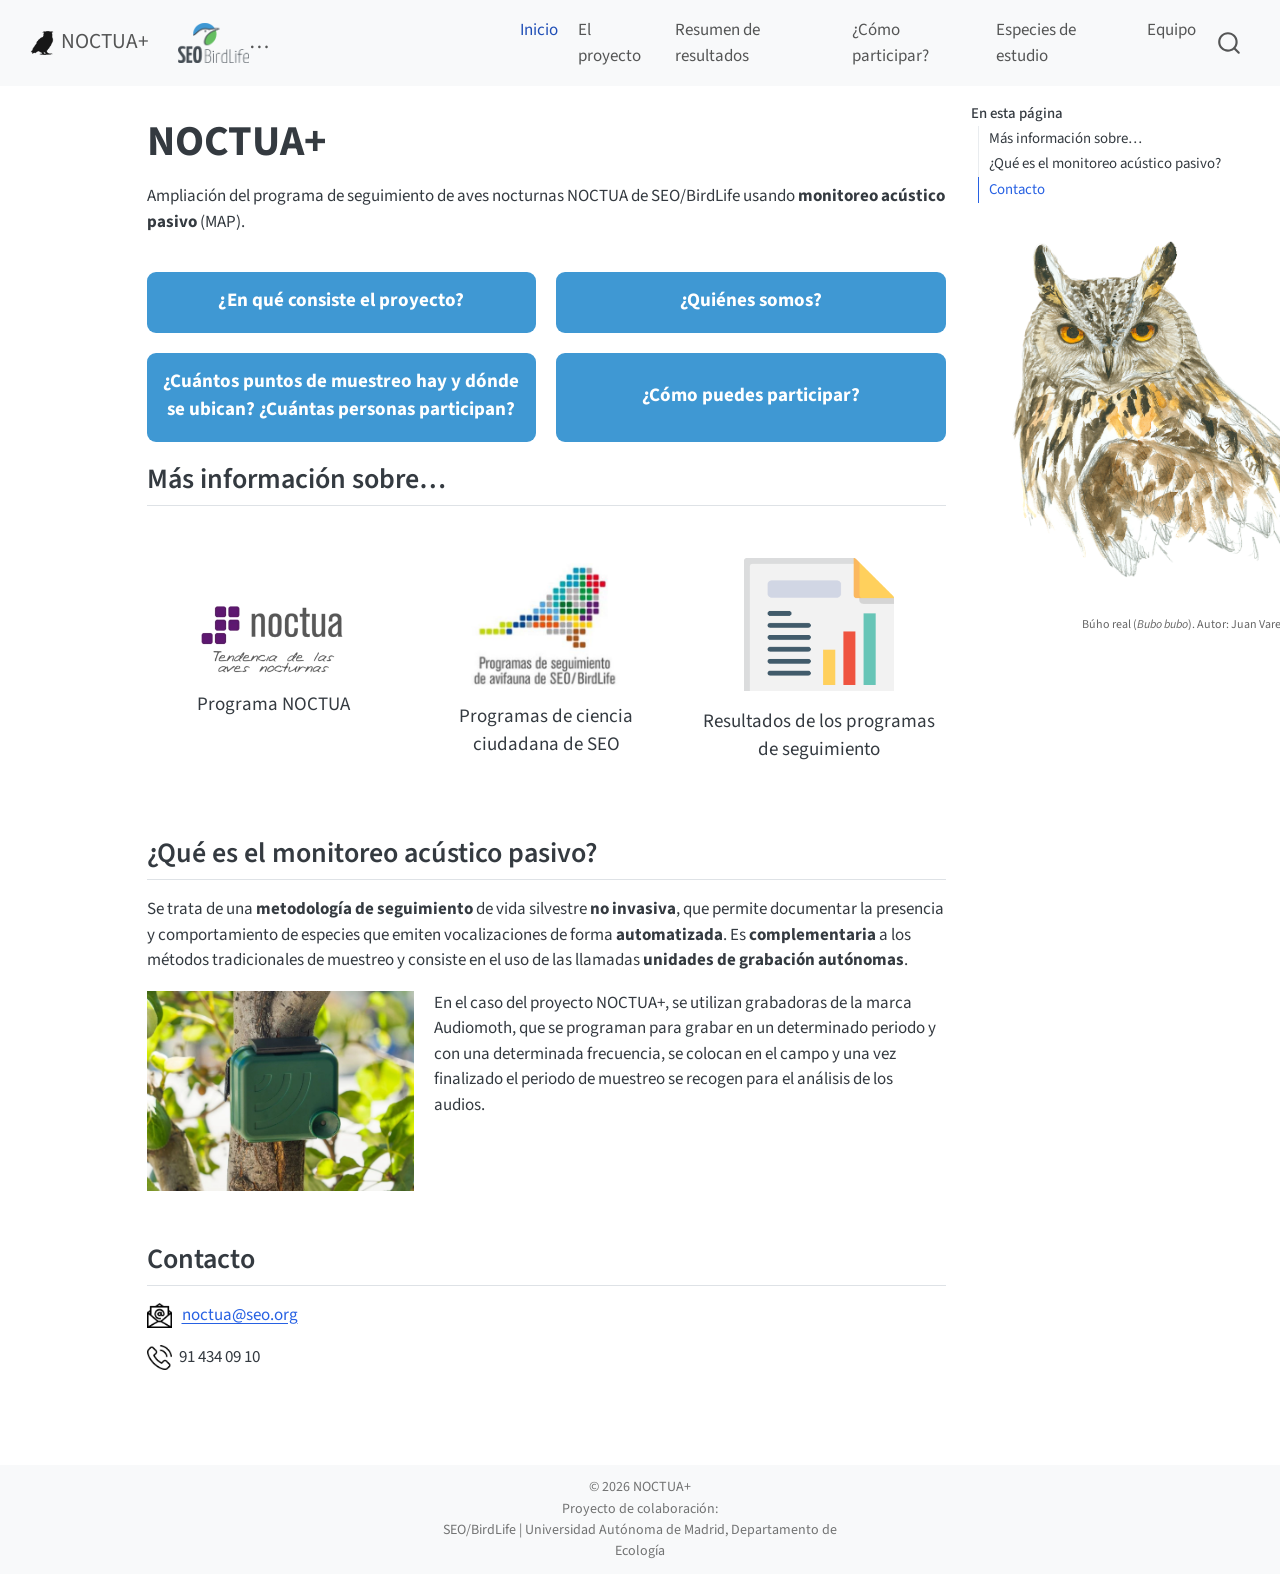
<file: index.html>
<!DOCTYPE html>
<html xmlns="http://www.w3.org/1999/xhtml" lang="es" xml:lang="es"><head>

<meta charset="utf-8">
<meta name="generator" content="quarto-1.8.25">

<meta name="viewport" content="width=device-width, initial-scale=1.0, user-scalable=yes">


<title>NOCTUA+ – NOCTUA+ </title>
<style>
code{white-space: pre-wrap;}
span.smallcaps{font-variant: small-caps;}
div.columns{display: flex; gap: min(4vw, 1.5em);}
div.column{flex: auto; overflow-x: auto;}
div.hanging-indent{margin-left: 1.5em; text-indent: -1.5em;}
ul.task-list{list-style: none;}
ul.task-list li input[type="checkbox"] {
  width: 0.8em;
  margin: 0 0.8em 0.2em -1em; /* quarto-specific, see https://github.com/quarto-dev/quarto-cli/issues/4556 */ 
  vertical-align: middle;
}
</style>


<script src="site_libs/quarto-nav/quarto-nav.js"></script>
<script src="site_libs/quarto-nav/headroom.min.js"></script>
<script src="site_libs/clipboard/clipboard.min.js"></script>
<script src="site_libs/quarto-search/autocomplete.umd.js"></script>
<script src="site_libs/quarto-search/fuse.min.js"></script>
<script src="site_libs/quarto-search/quarto-search.js"></script>
<meta name="quarto:offset" content="./">
<link href="./images/favicon.png" rel="icon" type="image/png">
<script src="site_libs/quarto-html/quarto.js" type="module"></script>
<script src="site_libs/quarto-html/tabsets/tabsets.js" type="module"></script>
<script src="site_libs/quarto-html/axe/axe-check.js" type="module"></script>
<script src="site_libs/quarto-html/popper.min.js"></script>
<script src="site_libs/quarto-html/tippy.umd.min.js"></script>
<script src="site_libs/quarto-html/anchor.min.js"></script>
<link href="site_libs/quarto-html/tippy.css" rel="stylesheet">
<link href="site_libs/quarto-html/quarto-syntax-highlighting-7b89279ff1a6dce999919e0e67d4d9ec.css" rel="stylesheet" id="quarto-text-highlighting-styles">
<script src="site_libs/bootstrap/bootstrap.min.js"></script>
<link href="site_libs/bootstrap/bootstrap-icons.css" rel="stylesheet">
<link href="site_libs/bootstrap/bootstrap-8214878b31166e045201707d0946d7bc.min.css" rel="stylesheet" append-hash="true" id="quarto-bootstrap" data-mode="light">
<script id="quarto-search-options" type="application/json">{
  "location": "navbar",
  "copy-button": false,
  "collapse-after": 3,
  "panel-placement": "end",
  "type": "overlay",
  "limit": 50,
  "keyboard-shortcut": [
    "f",
    "/",
    "s"
  ],
  "show-item-context": false,
  "language": {
    "search-no-results-text": "No se han encontrado resultados",
    "search-matching-documents-text": "documentos encontrados",
    "search-copy-link-title": "Copiar el enlace en la búsqueda",
    "search-hide-matches-text": "Ocultar resultados adicionales",
    "search-more-match-text": "resultado adicional en este documento",
    "search-more-matches-text": "resultados adicionales en este documento",
    "search-clear-button-title": "Borrar",
    "search-text-placeholder": "",
    "search-detached-cancel-button-title": "Cancelar",
    "search-submit-button-title": "Enviar",
    "search-label": "Buscar"
  }
}</script>


<link rel="stylesheet" href="styles.css">
</head>

<body class="nav-fixed quarto-light">

<div id="quarto-search-results"></div>
  <header id="quarto-header" class="headroom fixed-top">
    <nav class="navbar navbar-expand-lg " data-bs-theme="dark">
      <div class="navbar-container container-fluid">
      <div class="navbar-brand-container mx-auto">
    <a href="./index.html" class="navbar-brand navbar-brand-logo">
    <img src="./images/favicon.png" alt="" class="navbar-logo light-content">
    <img src="./images/favicon.png" alt="" class="navbar-logo dark-content">
    </a>
    <a class="navbar-brand" href="./index.html">
    <span class="navbar-title">NOCTUA+ <img src="images/seo.png" height="40" style="padding-left:25px"><img src="images/uam.png" height="40" style="padding-left:20px"></span>
    </a>
  </div>
            <div id="quarto-search" class="" title="Buscar"></div>
          <button class="navbar-toggler" type="button" data-bs-toggle="collapse" data-bs-target="#navbarCollapse" aria-controls="navbarCollapse" role="menu" aria-expanded="false" aria-label="Navegación de palanca" onclick="if (window.quartoToggleHeadroom) { window.quartoToggleHeadroom(); }">
  <span class="navbar-toggler-icon"></span>
</button>
          <div class="collapse navbar-collapse" id="navbarCollapse">
            <ul class="navbar-nav navbar-nav-scroll ms-auto">
  <li class="nav-item">
    <a class="nav-link active" href="./index.html" aria-current="page"> 
<span class="menu-text">Inicio</span></a>
  </li>  
  <li class="nav-item">
    <a class="nav-link" href="./proyecto.html"> 
<span class="menu-text">El proyecto</span></a>
  </li>  
  <li class="nav-item">
    <a class="nav-link" href="./resultados.html"> 
<span class="menu-text">Resumen de resultados</span></a>
  </li>  
  <li class="nav-item">
    <a class="nav-link" href="./participar.html"> 
<span class="menu-text">¿Cómo participar?</span></a>
  </li>  
  <li class="nav-item">
    <a class="nav-link" href="./especies.html"> 
<span class="menu-text">Especies de estudio</span></a>
  </li>  
  <li class="nav-item">
    <a class="nav-link" href="./equipo.html"> 
<span class="menu-text">Equipo</span></a>
  </li>  
</ul>
          </div> <!-- /navcollapse -->
            <div class="quarto-navbar-tools">
</div>
      </div> <!-- /container-fluid -->
    </nav>
</header>
<!-- content -->
<div id="quarto-content" class="quarto-container page-columns page-rows-contents page-layout-article page-navbar">
<!-- sidebar -->
<!-- margin-sidebar -->
    <div id="quarto-margin-sidebar" class="sidebar margin-sidebar">
        <nav id="TOC" role="doc-toc" class="toc-active">
    <h2 id="toc-title">En esta página</h2>
   
  <ul>
  <li><a href="#más-información-sobre" id="toc-más-información-sobre" class="nav-link active" data-scroll-target="#más-información-sobre">Más información sobre…</a></li>
  <li><a href="#qué-es-el-monitoreo-acústico-pasivo" id="toc-qué-es-el-monitoreo-acústico-pasivo" class="nav-link" data-scroll-target="#qué-es-el-monitoreo-acústico-pasivo">¿Qué es el monitoreo acústico pasivo?</a></li>
  <li><a href="#contacto" id="toc-contacto" class="nav-link" data-scroll-target="#contacto">Contacto</a></li>
  </ul>
</nav>
    </div>
<!-- main -->
<main class="content" id="quarto-document-content">

<header id="title-block-header" class="quarto-title-block default">
<div class="quarto-title">
<h1 class="title">NOCTUA+</h1>
</div>



<div class="quarto-title-meta">

    
  
    
  </div>
  


</header>


<p>Ampliación del programa de seguimiento de aves nocturnas NOCTUA de SEO/BirdLife usando <strong>monitoreo acústico pasivo</strong> (MAP).</p>
<div class="contenedor-botones-inicio">
<div class="card-inicio" onclick="location.href='proyecto.html'">
<p>¿En qué consiste el proyecto?</p>
</div>
<div class="card-inicio" onclick="location.href='equipo.html'">
<p>¿Quiénes somos?</p>
</div>
<div class="card-inicio" onclick="location.href='resultados.html'">
<p>¿Cuántos puntos de muestreo hay y dónde se ubican? ¿Cuántas personas participan?</p>
</div>
<div class="card-inicio" onclick="location.href='participar.html'">
<p>¿Cómo puedes participar?</p>
</div>
</div>
<section id="más-información-sobre" class="level2">
<h2 class="anchored" data-anchor-id="más-información-sobre">Más información sobre…</h2>
<div class="contenedor-info-inicio">
<div class="card-info-inicio" onclick="window.open('https://seo.org/noctua-4/', '_blank')">
<div class="card-contenido-info-inicio">
<p><img src="images/noctua.png" class="icono-info-inicio"></p>
<p>
Programa NOCTUA
</p>
</div>
</div>
<div class="card-info-inicio" onclick="window.open('https://seo.org/ciencia-ciudadana/', '_blank')">
<div class="card-contenido-info-inicio">
<p><img src="images/programas-seguimiento.jpg" class="icono-info-inicio"></p>
<p>
Programas de ciencia ciudadana de SEO
</p>
</div>
</div>
<div class="card-info-inicio" onclick="window.open('https://seo.org/seguimiento-de-avifauna-resultados/', '_href')">
<div class="card-contenido-info-inicio">
<p><img src="images/report.png" class="icono-info-inicio"></p>
<p>
Resultados de los programas de seguimiento
</p>
</div>
</div>
</div>
</section>
<section id="qué-es-el-monitoreo-acústico-pasivo" class="level2">
<h2 class="anchored" data-anchor-id="qué-es-el-monitoreo-acústico-pasivo">¿Qué es el monitoreo acústico pasivo?</h2>
Se trata de una <strong>metodología de seguimiento</strong> de vida silvestre <strong>no invasiva</strong>, que permite documentar la presencia y comportamiento de especies que emiten vocalizaciones de forma <strong>automatizada</strong>. Es <strong>complementaria</strong> a los métodos tradicionales de muestreo y consiste en el uso de las llamadas <strong>unidades de grabación autónomas</strong>.
<p></p>
<div class="contenedor-map">
<p><img src="images/audiomoth.jpg"></p>
<p>
En el caso del proyecto NOCTUA+, se utilizan grabadoras de la marca Audiomoth, que se programan para grabar en un determinado periodo y con una determinada frecuencia, se colocan en el campo y una vez finalizado el periodo de muestreo se recogen para el análisis de los audios.
</p>
</div>
</section>
<section id="contacto" class="level2">
<h2 class="anchored" data-anchor-id="contacto">Contacto</h2>
<p><img src="images/email.png" class="img-fluid" style="vertical-align: text-top; margin-right: 7px;" width="25"> <a href="mailto:noctua@seo.org" class="email">noctua@seo.org</a></p>
<p><img src="images/telefono.png" class="img-fluid" style="vertical-align: text-top; margin-right: 7px;" width="25">91 434 09 10</p>


</section>

</main> <!-- /main -->
<div class="buho-contenedor">

  <img src="images/buho_real.png" class="buho-derecha">

  <div class="buho-credito">Búho real (<i>Bubo bubo</i>). Autor: Juan Varela</div>

</div>

<script id="quarto-html-after-body" type="application/javascript">
  window.document.addEventListener("DOMContentLoaded", function (event) {
    const icon = "";
    const anchorJS = new window.AnchorJS();
    anchorJS.options = {
      placement: 'right',
      icon: icon
    };
    anchorJS.add('.anchored');
    const isCodeAnnotation = (el) => {
      for (const clz of el.classList) {
        if (clz.startsWith('code-annotation-')) {                     
          return true;
        }
      }
      return false;
    }
    const onCopySuccess = function(e) {
      // button target
      const button = e.trigger;
      // don't keep focus
      button.blur();
      // flash "checked"
      button.classList.add('code-copy-button-checked');
      var currentTitle = button.getAttribute("title");
      button.setAttribute("title", "Copiado");
      let tooltip;
      if (window.bootstrap) {
        button.setAttribute("data-bs-toggle", "tooltip");
        button.setAttribute("data-bs-placement", "left");
        button.setAttribute("data-bs-title", "Copiado");
        tooltip = new bootstrap.Tooltip(button, 
          { trigger: "manual", 
            customClass: "code-copy-button-tooltip",
            offset: [0, -8]});
        tooltip.show();    
      }
      setTimeout(function() {
        if (tooltip) {
          tooltip.hide();
          button.removeAttribute("data-bs-title");
          button.removeAttribute("data-bs-toggle");
          button.removeAttribute("data-bs-placement");
        }
        button.setAttribute("title", currentTitle);
        button.classList.remove('code-copy-button-checked');
      }, 1000);
      // clear code selection
      e.clearSelection();
    }
    const getTextToCopy = function(trigger) {
      const outerScaffold = trigger.parentElement.cloneNode(true);
      const codeEl = outerScaffold.querySelector('code');
      for (const childEl of codeEl.children) {
        if (isCodeAnnotation(childEl)) {
          childEl.remove();
        }
      }
      return codeEl.innerText;
    }
    const clipboard = new window.ClipboardJS('.code-copy-button:not([data-in-quarto-modal])', {
      text: getTextToCopy
    });
    clipboard.on('success', onCopySuccess);
    if (window.document.getElementById('quarto-embedded-source-code-modal')) {
      const clipboardModal = new window.ClipboardJS('.code-copy-button[data-in-quarto-modal]', {
        text: getTextToCopy,
        container: window.document.getElementById('quarto-embedded-source-code-modal')
      });
      clipboardModal.on('success', onCopySuccess);
    }
      var localhostRegex = new RegExp(/^(?:http|https):\/\/localhost\:?[0-9]*\//);
      var mailtoRegex = new RegExp(/^mailto:/);
        var filterRegex = new RegExp('/' + window.location.host + '/');
      var isInternal = (href) => {
          return filterRegex.test(href) || localhostRegex.test(href) || mailtoRegex.test(href);
      }
      // Inspect non-navigation links and adorn them if external
     var links = window.document.querySelectorAll('a[href]:not(.nav-link):not(.navbar-brand):not(.toc-action):not(.sidebar-link):not(.sidebar-item-toggle):not(.pagination-link):not(.no-external):not([aria-hidden]):not(.dropdown-item):not(.quarto-navigation-tool):not(.about-link)');
      for (var i=0; i<links.length; i++) {
        const link = links[i];
        if (!isInternal(link.href)) {
          // undo the damage that might have been done by quarto-nav.js in the case of
          // links that we want to consider external
          if (link.dataset.originalHref !== undefined) {
            link.href = link.dataset.originalHref;
          }
        }
      }
    function tippyHover(el, contentFn, onTriggerFn, onUntriggerFn) {
      const config = {
        allowHTML: true,
        maxWidth: 500,
        delay: 100,
        arrow: false,
        appendTo: function(el) {
            return el.parentElement;
        },
        interactive: true,
        interactiveBorder: 10,
        theme: 'quarto',
        placement: 'bottom-start',
      };
      if (contentFn) {
        config.content = contentFn;
      }
      if (onTriggerFn) {
        config.onTrigger = onTriggerFn;
      }
      if (onUntriggerFn) {
        config.onUntrigger = onUntriggerFn;
      }
      window.tippy(el, config); 
    }
    const noterefs = window.document.querySelectorAll('a[role="doc-noteref"]');
    for (var i=0; i<noterefs.length; i++) {
      const ref = noterefs[i];
      tippyHover(ref, function() {
        // use id or data attribute instead here
        let href = ref.getAttribute('data-footnote-href') || ref.getAttribute('href');
        try { href = new URL(href).hash; } catch {}
        const id = href.replace(/^#\/?/, "");
        const note = window.document.getElementById(id);
        if (note) {
          return note.innerHTML;
        } else {
          return "";
        }
      });
    }
    const xrefs = window.document.querySelectorAll('a.quarto-xref');
    const processXRef = (id, note) => {
      // Strip column container classes
      const stripColumnClz = (el) => {
        el.classList.remove("page-full", "page-columns");
        if (el.children) {
          for (const child of el.children) {
            stripColumnClz(child);
          }
        }
      }
      stripColumnClz(note)
      if (id === null || id.startsWith('sec-')) {
        // Special case sections, only their first couple elements
        const container = document.createElement("div");
        if (note.children && note.children.length > 2) {
          container.appendChild(note.children[0].cloneNode(true));
          for (let i = 1; i < note.children.length; i++) {
            const child = note.children[i];
            if (child.tagName === "P" && child.innerText === "") {
              continue;
            } else {
              container.appendChild(child.cloneNode(true));
              break;
            }
          }
          if (window.Quarto?.typesetMath) {
            window.Quarto.typesetMath(container);
          }
          return container.innerHTML
        } else {
          if (window.Quarto?.typesetMath) {
            window.Quarto.typesetMath(note);
          }
          return note.innerHTML;
        }
      } else {
        // Remove any anchor links if they are present
        const anchorLink = note.querySelector('a.anchorjs-link');
        if (anchorLink) {
          anchorLink.remove();
        }
        if (window.Quarto?.typesetMath) {
          window.Quarto.typesetMath(note);
        }
        if (note.classList.contains("callout")) {
          return note.outerHTML;
        } else {
          return note.innerHTML;
        }
      }
    }
    for (var i=0; i<xrefs.length; i++) {
      const xref = xrefs[i];
      tippyHover(xref, undefined, function(instance) {
        instance.disable();
        let url = xref.getAttribute('href');
        let hash = undefined; 
        if (url.startsWith('#')) {
          hash = url;
        } else {
          try { hash = new URL(url).hash; } catch {}
        }
        if (hash) {
          const id = hash.replace(/^#\/?/, "");
          const note = window.document.getElementById(id);
          if (note !== null) {
            try {
              const html = processXRef(id, note.cloneNode(true));
              instance.setContent(html);
            } finally {
              instance.enable();
              instance.show();
            }
          } else {
            // See if we can fetch this
            fetch(url.split('#')[0])
            .then(res => res.text())
            .then(html => {
              const parser = new DOMParser();
              const htmlDoc = parser.parseFromString(html, "text/html");
              const note = htmlDoc.getElementById(id);
              if (note !== null) {
                const html = processXRef(id, note);
                instance.setContent(html);
              } 
            }).finally(() => {
              instance.enable();
              instance.show();
            });
          }
        } else {
          // See if we can fetch a full url (with no hash to target)
          // This is a special case and we should probably do some content thinning / targeting
          fetch(url)
          .then(res => res.text())
          .then(html => {
            const parser = new DOMParser();
            const htmlDoc = parser.parseFromString(html, "text/html");
            const note = htmlDoc.querySelector('main.content');
            if (note !== null) {
              // This should only happen for chapter cross references
              // (since there is no id in the URL)
              // remove the first header
              if (note.children.length > 0 && note.children[0].tagName === "HEADER") {
                note.children[0].remove();
              }
              const html = processXRef(null, note);
              instance.setContent(html);
            } 
          }).finally(() => {
            instance.enable();
            instance.show();
          });
        }
      }, function(instance) {
      });
    }
        let selectedAnnoteEl;
        const selectorForAnnotation = ( cell, annotation) => {
          let cellAttr = 'data-code-cell="' + cell + '"';
          let lineAttr = 'data-code-annotation="' +  annotation + '"';
          const selector = 'span[' + cellAttr + '][' + lineAttr + ']';
          return selector;
        }
        const selectCodeLines = (annoteEl) => {
          const doc = window.document;
          const targetCell = annoteEl.getAttribute("data-target-cell");
          const targetAnnotation = annoteEl.getAttribute("data-target-annotation");
          const annoteSpan = window.document.querySelector(selectorForAnnotation(targetCell, targetAnnotation));
          const lines = annoteSpan.getAttribute("data-code-lines").split(",");
          const lineIds = lines.map((line) => {
            return targetCell + "-" + line;
          })
          let top = null;
          let height = null;
          let parent = null;
          if (lineIds.length > 0) {
              //compute the position of the single el (top and bottom and make a div)
              const el = window.document.getElementById(lineIds[0]);
              top = el.offsetTop;
              height = el.offsetHeight;
              parent = el.parentElement.parentElement;
            if (lineIds.length > 1) {
              const lastEl = window.document.getElementById(lineIds[lineIds.length - 1]);
              const bottom = lastEl.offsetTop + lastEl.offsetHeight;
              height = bottom - top;
            }
            if (top !== null && height !== null && parent !== null) {
              // cook up a div (if necessary) and position it 
              let div = window.document.getElementById("code-annotation-line-highlight");
              if (div === null) {
                div = window.document.createElement("div");
                div.setAttribute("id", "code-annotation-line-highlight");
                div.style.position = 'absolute';
                parent.appendChild(div);
              }
              div.style.top = top - 2 + "px";
              div.style.height = height + 4 + "px";
              div.style.left = 0;
              let gutterDiv = window.document.getElementById("code-annotation-line-highlight-gutter");
              if (gutterDiv === null) {
                gutterDiv = window.document.createElement("div");
                gutterDiv.setAttribute("id", "code-annotation-line-highlight-gutter");
                gutterDiv.style.position = 'absolute';
                const codeCell = window.document.getElementById(targetCell);
                const gutter = codeCell.querySelector('.code-annotation-gutter');
                gutter.appendChild(gutterDiv);
              }
              gutterDiv.style.top = top - 2 + "px";
              gutterDiv.style.height = height + 4 + "px";
            }
            selectedAnnoteEl = annoteEl;
          }
        };
        const unselectCodeLines = () => {
          const elementsIds = ["code-annotation-line-highlight", "code-annotation-line-highlight-gutter"];
          elementsIds.forEach((elId) => {
            const div = window.document.getElementById(elId);
            if (div) {
              div.remove();
            }
          });
          selectedAnnoteEl = undefined;
        };
          // Handle positioning of the toggle
      window.addEventListener(
        "resize",
        throttle(() => {
          elRect = undefined;
          if (selectedAnnoteEl) {
            selectCodeLines(selectedAnnoteEl);
          }
        }, 10)
      );
      function throttle(fn, ms) {
      let throttle = false;
      let timer;
        return (...args) => {
          if(!throttle) { // first call gets through
              fn.apply(this, args);
              throttle = true;
          } else { // all the others get throttled
              if(timer) clearTimeout(timer); // cancel #2
              timer = setTimeout(() => {
                fn.apply(this, args);
                timer = throttle = false;
              }, ms);
          }
        };
      }
        // Attach click handler to the DT
        const annoteDls = window.document.querySelectorAll('dt[data-target-cell]');
        for (const annoteDlNode of annoteDls) {
          annoteDlNode.addEventListener('click', (event) => {
            const clickedEl = event.target;
            if (clickedEl !== selectedAnnoteEl) {
              unselectCodeLines();
              const activeEl = window.document.querySelector('dt[data-target-cell].code-annotation-active');
              if (activeEl) {
                activeEl.classList.remove('code-annotation-active');
              }
              selectCodeLines(clickedEl);
              clickedEl.classList.add('code-annotation-active');
            } else {
              // Unselect the line
              unselectCodeLines();
              clickedEl.classList.remove('code-annotation-active');
            }
          });
        }
    const findCites = (el) => {
      const parentEl = el.parentElement;
      if (parentEl) {
        const cites = parentEl.dataset.cites;
        if (cites) {
          return {
            el,
            cites: cites.split(' ')
          };
        } else {
          return findCites(el.parentElement)
        }
      } else {
        return undefined;
      }
    };
    var bibliorefs = window.document.querySelectorAll('a[role="doc-biblioref"]');
    for (var i=0; i<bibliorefs.length; i++) {
      const ref = bibliorefs[i];
      const citeInfo = findCites(ref);
      if (citeInfo) {
        tippyHover(citeInfo.el, function() {
          var popup = window.document.createElement('div');
          citeInfo.cites.forEach(function(cite) {
            var citeDiv = window.document.createElement('div');
            citeDiv.classList.add('hanging-indent');
            citeDiv.classList.add('csl-entry');
            var biblioDiv = window.document.getElementById('ref-' + cite);
            if (biblioDiv) {
              citeDiv.innerHTML = biblioDiv.innerHTML;
            }
            popup.appendChild(citeDiv);
          });
          return popup.innerHTML;
        });
      }
    }
  });
  </script>
</div> <!-- /content -->
<footer class="footer">
  <div class="nav-footer">
    <div class="nav-footer-left">
      &nbsp;
    </div>   
    <div class="nav-footer-center">
      <ul class="footer-items list-unstyled">
    <li class="nav-item">
 © 2026 NOCTUA+<br>Proyecto de colaboración:<br>SEO/BirdLife  |  Universidad Autónoma de Madrid, Departamento de Ecología
  </li>  
</ul>
    </div>
    <div class="nav-footer-right">
      &nbsp;
    </div>
  </div>
</footer>




</body></html>
</file>
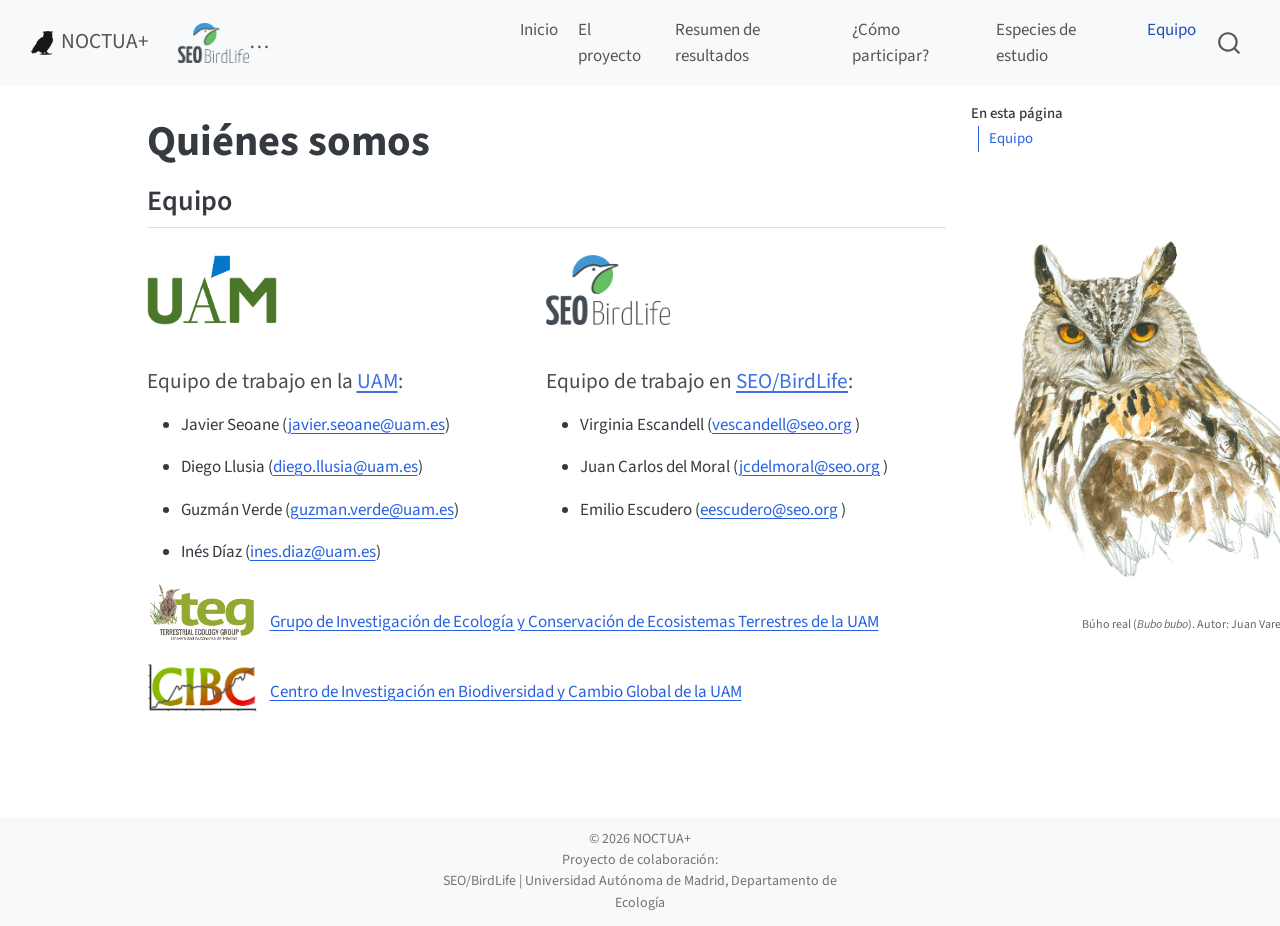
<file: equipo.html>
<!DOCTYPE html>
<html xmlns="http://www.w3.org/1999/xhtml" lang="es" xml:lang="es"><head>

<meta charset="utf-8">
<meta name="generator" content="quarto-1.8.25">

<meta name="viewport" content="width=device-width, initial-scale=1.0, user-scalable=yes">


<title>Quiénes somos – NOCTUA+ </title>
<style>
code{white-space: pre-wrap;}
span.smallcaps{font-variant: small-caps;}
div.columns{display: flex; gap: min(4vw, 1.5em);}
div.column{flex: auto; overflow-x: auto;}
div.hanging-indent{margin-left: 1.5em; text-indent: -1.5em;}
ul.task-list{list-style: none;}
ul.task-list li input[type="checkbox"] {
  width: 0.8em;
  margin: 0 0.8em 0.2em -1em; /* quarto-specific, see https://github.com/quarto-dev/quarto-cli/issues/4556 */ 
  vertical-align: middle;
}
</style>


<script src="site_libs/quarto-nav/quarto-nav.js"></script>
<script src="site_libs/quarto-nav/headroom.min.js"></script>
<script src="site_libs/clipboard/clipboard.min.js"></script>
<script src="site_libs/quarto-search/autocomplete.umd.js"></script>
<script src="site_libs/quarto-search/fuse.min.js"></script>
<script src="site_libs/quarto-search/quarto-search.js"></script>
<meta name="quarto:offset" content="./">
<link href="./images/favicon.png" rel="icon" type="image/png">
<script src="site_libs/quarto-html/quarto.js" type="module"></script>
<script src="site_libs/quarto-html/tabsets/tabsets.js" type="module"></script>
<script src="site_libs/quarto-html/axe/axe-check.js" type="module"></script>
<script src="site_libs/quarto-html/popper.min.js"></script>
<script src="site_libs/quarto-html/tippy.umd.min.js"></script>
<script src="site_libs/quarto-html/anchor.min.js"></script>
<link href="site_libs/quarto-html/tippy.css" rel="stylesheet">
<link href="site_libs/quarto-html/quarto-syntax-highlighting-7b89279ff1a6dce999919e0e67d4d9ec.css" rel="stylesheet" id="quarto-text-highlighting-styles">
<script src="site_libs/bootstrap/bootstrap.min.js"></script>
<link href="site_libs/bootstrap/bootstrap-icons.css" rel="stylesheet">
<link href="site_libs/bootstrap/bootstrap-8214878b31166e045201707d0946d7bc.min.css" rel="stylesheet" append-hash="true" id="quarto-bootstrap" data-mode="light">
<script id="quarto-search-options" type="application/json">{
  "location": "navbar",
  "copy-button": false,
  "collapse-after": 3,
  "panel-placement": "end",
  "type": "overlay",
  "limit": 50,
  "keyboard-shortcut": [
    "f",
    "/",
    "s"
  ],
  "show-item-context": false,
  "language": {
    "search-no-results-text": "No se han encontrado resultados",
    "search-matching-documents-text": "documentos encontrados",
    "search-copy-link-title": "Copiar el enlace en la búsqueda",
    "search-hide-matches-text": "Ocultar resultados adicionales",
    "search-more-match-text": "resultado adicional en este documento",
    "search-more-matches-text": "resultados adicionales en este documento",
    "search-clear-button-title": "Borrar",
    "search-text-placeholder": "",
    "search-detached-cancel-button-title": "Cancelar",
    "search-submit-button-title": "Enviar",
    "search-label": "Buscar"
  }
}</script>


<link rel="stylesheet" href="styles.css">
</head>

<body class="nav-fixed quarto-light">

<div id="quarto-search-results"></div>
  <header id="quarto-header" class="headroom fixed-top">
    <nav class="navbar navbar-expand-lg " data-bs-theme="dark">
      <div class="navbar-container container-fluid">
      <div class="navbar-brand-container mx-auto">
    <a href="./index.html" class="navbar-brand navbar-brand-logo">
    <img src="./images/favicon.png" alt="" class="navbar-logo light-content">
    <img src="./images/favicon.png" alt="" class="navbar-logo dark-content">
    </a>
    <a class="navbar-brand" href="./index.html">
    <span class="navbar-title">NOCTUA+ <img src="images/seo.png" height="40" style="padding-left:25px"><img src="images/uam.png" height="40" style="padding-left:20px"></span>
    </a>
  </div>
            <div id="quarto-search" class="" title="Buscar"></div>
          <button class="navbar-toggler" type="button" data-bs-toggle="collapse" data-bs-target="#navbarCollapse" aria-controls="navbarCollapse" role="menu" aria-expanded="false" aria-label="Navegación de palanca" onclick="if (window.quartoToggleHeadroom) { window.quartoToggleHeadroom(); }">
  <span class="navbar-toggler-icon"></span>
</button>
          <div class="collapse navbar-collapse" id="navbarCollapse">
            <ul class="navbar-nav navbar-nav-scroll ms-auto">
  <li class="nav-item">
    <a class="nav-link" href="./index.html"> 
<span class="menu-text">Inicio</span></a>
  </li>  
  <li class="nav-item">
    <a class="nav-link" href="./proyecto.html"> 
<span class="menu-text">El proyecto</span></a>
  </li>  
  <li class="nav-item">
    <a class="nav-link" href="./resultados.html"> 
<span class="menu-text">Resumen de resultados</span></a>
  </li>  
  <li class="nav-item">
    <a class="nav-link" href="./participar.html"> 
<span class="menu-text">¿Cómo participar?</span></a>
  </li>  
  <li class="nav-item">
    <a class="nav-link" href="./especies.html"> 
<span class="menu-text">Especies de estudio</span></a>
  </li>  
  <li class="nav-item">
    <a class="nav-link active" href="./equipo.html" aria-current="page"> 
<span class="menu-text">Equipo</span></a>
  </li>  
</ul>
          </div> <!-- /navcollapse -->
            <div class="quarto-navbar-tools">
</div>
      </div> <!-- /container-fluid -->
    </nav>
</header>
<!-- content -->
<div id="quarto-content" class="quarto-container page-columns page-rows-contents page-layout-article page-navbar">
<!-- sidebar -->
<!-- margin-sidebar -->
    <div id="quarto-margin-sidebar" class="sidebar margin-sidebar">
        <nav id="TOC" role="doc-toc" class="toc-active">
    <h2 id="toc-title">En esta página</h2>
   
  <ul>
  <li><a href="#equipo" id="toc-equipo" class="nav-link active" data-scroll-target="#equipo">Equipo</a></li>
  </ul>
</nav>
    </div>
<!-- main -->
<main class="content" id="quarto-document-content">

<header id="title-block-header" class="quarto-title-block default">
<div class="quarto-title">
<h1 class="title">Quiénes somos</h1>
</div>



<div class="quarto-title-meta">

    
  
    
  </div>
  


</header>


<section id="equipo" class="level2">
<h2 class="anchored" data-anchor-id="equipo">Equipo</h2>
<div class="columns">
<div class="column">
<div class="card-equipo">
<div style="display: flex; justify-content: left; align-items: left; padding-top: 10px;">
<p><img src="images/uam-solo.png" style="width:auto; height:70px;"></p>
</div>
<section id="equipo-de-trabajo-en-la-uam" class="level4">
<h4 class="anchored" data-anchor-id="equipo-de-trabajo-en-la-uam">Equipo de trabajo en la <a href="https://www.uam.es/" target="_blank">UAM</a>:</h4>
<ul>
<li><p>Javier Seoane (<a href="mailto:javier.seoane@uam.es">javier.seoane@uam.es</a>)</p></li>
<li><p>Diego Llusia (<a href="mailto:diego.llusia@uam.es">diego.llusia@uam.es</a>)</p></li>
<li><p>Guzmán Verde (<a href="mailto:guzman.verde@uam.es">guzman.verde@uam.es</a>)</p></li>
<li><p>Inés Díaz (<a href="mailto:ines.diaz@uam.es">ines.diaz@uam.es</a>)</p></li>
</ul>
</section>
</div>
</div><div class="column">
<div class="card-equipo">
<div style="display: flex; justify-content: left; align-items: left; padding-top: 10px;">
<p><img src="images/seo.png" style="width:auto; height:70px;"></p>
</div>
<section id="equipo-de-trabajo-en-seobirdlife" class="level4">
<h4 class="anchored" data-anchor-id="equipo-de-trabajo-en-seobirdlife">Equipo de trabajo en <a href="https://seo.org/" target="_blank">SEO/BirdLife</a>:</h4>
<ul>
<li><p>Virginia Escandell (<a href="mailto:vescandell@seo.org">vescandell@seo.org</a> )</p></li>
<li><p>Juan Carlos del Moral (<a href="mailto:jcdelmoral@seo.org">jcdelmoral@seo.org</a> )</p></li>
<li><p>Emilio Escudero (<a href="mailto:eescudero@seo.org">eescudero@seo.org</a> )</p></li>
</ul>
</section>
</div>
</div>
</div>
<p><img src="images/teg.png" style="width:120px; height:auto; padding-right:10px; padding-bottom:20px;"> <a href="https://www.teguam.es/" target="_blank"> Grupo de Investigación de Ecología y Conservación de Ecosistemas Terrestres de la UAM</a> <img src="images/cibc.png" style="width:120px; height:auto; padding-right:10px; margin-bottom:10px;"> <a href="https://www.uam.es/uam/cibc" target="_blank"> Centro de Investigación en Biodiversidad y Cambio Global de la UAM</a></p>


</section>

</main> <!-- /main -->
<div class="buho-contenedor">

  <img src="images/buho_real.png" class="buho-derecha">

  <div class="buho-credito">Búho real (<i>Bubo bubo</i>). Autor: Juan Varela</div>

</div>

<script id="quarto-html-after-body" type="application/javascript">
  window.document.addEventListener("DOMContentLoaded", function (event) {
    const icon = "";
    const anchorJS = new window.AnchorJS();
    anchorJS.options = {
      placement: 'right',
      icon: icon
    };
    anchorJS.add('.anchored');
    const isCodeAnnotation = (el) => {
      for (const clz of el.classList) {
        if (clz.startsWith('code-annotation-')) {                     
          return true;
        }
      }
      return false;
    }
    const onCopySuccess = function(e) {
      // button target
      const button = e.trigger;
      // don't keep focus
      button.blur();
      // flash "checked"
      button.classList.add('code-copy-button-checked');
      var currentTitle = button.getAttribute("title");
      button.setAttribute("title", "Copiado");
      let tooltip;
      if (window.bootstrap) {
        button.setAttribute("data-bs-toggle", "tooltip");
        button.setAttribute("data-bs-placement", "left");
        button.setAttribute("data-bs-title", "Copiado");
        tooltip = new bootstrap.Tooltip(button, 
          { trigger: "manual", 
            customClass: "code-copy-button-tooltip",
            offset: [0, -8]});
        tooltip.show();    
      }
      setTimeout(function() {
        if (tooltip) {
          tooltip.hide();
          button.removeAttribute("data-bs-title");
          button.removeAttribute("data-bs-toggle");
          button.removeAttribute("data-bs-placement");
        }
        button.setAttribute("title", currentTitle);
        button.classList.remove('code-copy-button-checked');
      }, 1000);
      // clear code selection
      e.clearSelection();
    }
    const getTextToCopy = function(trigger) {
      const outerScaffold = trigger.parentElement.cloneNode(true);
      const codeEl = outerScaffold.querySelector('code');
      for (const childEl of codeEl.children) {
        if (isCodeAnnotation(childEl)) {
          childEl.remove();
        }
      }
      return codeEl.innerText;
    }
    const clipboard = new window.ClipboardJS('.code-copy-button:not([data-in-quarto-modal])', {
      text: getTextToCopy
    });
    clipboard.on('success', onCopySuccess);
    if (window.document.getElementById('quarto-embedded-source-code-modal')) {
      const clipboardModal = new window.ClipboardJS('.code-copy-button[data-in-quarto-modal]', {
        text: getTextToCopy,
        container: window.document.getElementById('quarto-embedded-source-code-modal')
      });
      clipboardModal.on('success', onCopySuccess);
    }
      var localhostRegex = new RegExp(/^(?:http|https):\/\/localhost\:?[0-9]*\//);
      var mailtoRegex = new RegExp(/^mailto:/);
        var filterRegex = new RegExp('/' + window.location.host + '/');
      var isInternal = (href) => {
          return filterRegex.test(href) || localhostRegex.test(href) || mailtoRegex.test(href);
      }
      // Inspect non-navigation links and adorn them if external
     var links = window.document.querySelectorAll('a[href]:not(.nav-link):not(.navbar-brand):not(.toc-action):not(.sidebar-link):not(.sidebar-item-toggle):not(.pagination-link):not(.no-external):not([aria-hidden]):not(.dropdown-item):not(.quarto-navigation-tool):not(.about-link)');
      for (var i=0; i<links.length; i++) {
        const link = links[i];
        if (!isInternal(link.href)) {
          // undo the damage that might have been done by quarto-nav.js in the case of
          // links that we want to consider external
          if (link.dataset.originalHref !== undefined) {
            link.href = link.dataset.originalHref;
          }
        }
      }
    function tippyHover(el, contentFn, onTriggerFn, onUntriggerFn) {
      const config = {
        allowHTML: true,
        maxWidth: 500,
        delay: 100,
        arrow: false,
        appendTo: function(el) {
            return el.parentElement;
        },
        interactive: true,
        interactiveBorder: 10,
        theme: 'quarto',
        placement: 'bottom-start',
      };
      if (contentFn) {
        config.content = contentFn;
      }
      if (onTriggerFn) {
        config.onTrigger = onTriggerFn;
      }
      if (onUntriggerFn) {
        config.onUntrigger = onUntriggerFn;
      }
      window.tippy(el, config); 
    }
    const noterefs = window.document.querySelectorAll('a[role="doc-noteref"]');
    for (var i=0; i<noterefs.length; i++) {
      const ref = noterefs[i];
      tippyHover(ref, function() {
        // use id or data attribute instead here
        let href = ref.getAttribute('data-footnote-href') || ref.getAttribute('href');
        try { href = new URL(href).hash; } catch {}
        const id = href.replace(/^#\/?/, "");
        const note = window.document.getElementById(id);
        if (note) {
          return note.innerHTML;
        } else {
          return "";
        }
      });
    }
    const xrefs = window.document.querySelectorAll('a.quarto-xref');
    const processXRef = (id, note) => {
      // Strip column container classes
      const stripColumnClz = (el) => {
        el.classList.remove("page-full", "page-columns");
        if (el.children) {
          for (const child of el.children) {
            stripColumnClz(child);
          }
        }
      }
      stripColumnClz(note)
      if (id === null || id.startsWith('sec-')) {
        // Special case sections, only their first couple elements
        const container = document.createElement("div");
        if (note.children && note.children.length > 2) {
          container.appendChild(note.children[0].cloneNode(true));
          for (let i = 1; i < note.children.length; i++) {
            const child = note.children[i];
            if (child.tagName === "P" && child.innerText === "") {
              continue;
            } else {
              container.appendChild(child.cloneNode(true));
              break;
            }
          }
          if (window.Quarto?.typesetMath) {
            window.Quarto.typesetMath(container);
          }
          return container.innerHTML
        } else {
          if (window.Quarto?.typesetMath) {
            window.Quarto.typesetMath(note);
          }
          return note.innerHTML;
        }
      } else {
        // Remove any anchor links if they are present
        const anchorLink = note.querySelector('a.anchorjs-link');
        if (anchorLink) {
          anchorLink.remove();
        }
        if (window.Quarto?.typesetMath) {
          window.Quarto.typesetMath(note);
        }
        if (note.classList.contains("callout")) {
          return note.outerHTML;
        } else {
          return note.innerHTML;
        }
      }
    }
    for (var i=0; i<xrefs.length; i++) {
      const xref = xrefs[i];
      tippyHover(xref, undefined, function(instance) {
        instance.disable();
        let url = xref.getAttribute('href');
        let hash = undefined; 
        if (url.startsWith('#')) {
          hash = url;
        } else {
          try { hash = new URL(url).hash; } catch {}
        }
        if (hash) {
          const id = hash.replace(/^#\/?/, "");
          const note = window.document.getElementById(id);
          if (note !== null) {
            try {
              const html = processXRef(id, note.cloneNode(true));
              instance.setContent(html);
            } finally {
              instance.enable();
              instance.show();
            }
          } else {
            // See if we can fetch this
            fetch(url.split('#')[0])
            .then(res => res.text())
            .then(html => {
              const parser = new DOMParser();
              const htmlDoc = parser.parseFromString(html, "text/html");
              const note = htmlDoc.getElementById(id);
              if (note !== null) {
                const html = processXRef(id, note);
                instance.setContent(html);
              } 
            }).finally(() => {
              instance.enable();
              instance.show();
            });
          }
        } else {
          // See if we can fetch a full url (with no hash to target)
          // This is a special case and we should probably do some content thinning / targeting
          fetch(url)
          .then(res => res.text())
          .then(html => {
            const parser = new DOMParser();
            const htmlDoc = parser.parseFromString(html, "text/html");
            const note = htmlDoc.querySelector('main.content');
            if (note !== null) {
              // This should only happen for chapter cross references
              // (since there is no id in the URL)
              // remove the first header
              if (note.children.length > 0 && note.children[0].tagName === "HEADER") {
                note.children[0].remove();
              }
              const html = processXRef(null, note);
              instance.setContent(html);
            } 
          }).finally(() => {
            instance.enable();
            instance.show();
          });
        }
      }, function(instance) {
      });
    }
        let selectedAnnoteEl;
        const selectorForAnnotation = ( cell, annotation) => {
          let cellAttr = 'data-code-cell="' + cell + '"';
          let lineAttr = 'data-code-annotation="' +  annotation + '"';
          const selector = 'span[' + cellAttr + '][' + lineAttr + ']';
          return selector;
        }
        const selectCodeLines = (annoteEl) => {
          const doc = window.document;
          const targetCell = annoteEl.getAttribute("data-target-cell");
          const targetAnnotation = annoteEl.getAttribute("data-target-annotation");
          const annoteSpan = window.document.querySelector(selectorForAnnotation(targetCell, targetAnnotation));
          const lines = annoteSpan.getAttribute("data-code-lines").split(",");
          const lineIds = lines.map((line) => {
            return targetCell + "-" + line;
          })
          let top = null;
          let height = null;
          let parent = null;
          if (lineIds.length > 0) {
              //compute the position of the single el (top and bottom and make a div)
              const el = window.document.getElementById(lineIds[0]);
              top = el.offsetTop;
              height = el.offsetHeight;
              parent = el.parentElement.parentElement;
            if (lineIds.length > 1) {
              const lastEl = window.document.getElementById(lineIds[lineIds.length - 1]);
              const bottom = lastEl.offsetTop + lastEl.offsetHeight;
              height = bottom - top;
            }
            if (top !== null && height !== null && parent !== null) {
              // cook up a div (if necessary) and position it 
              let div = window.document.getElementById("code-annotation-line-highlight");
              if (div === null) {
                div = window.document.createElement("div");
                div.setAttribute("id", "code-annotation-line-highlight");
                div.style.position = 'absolute';
                parent.appendChild(div);
              }
              div.style.top = top - 2 + "px";
              div.style.height = height + 4 + "px";
              div.style.left = 0;
              let gutterDiv = window.document.getElementById("code-annotation-line-highlight-gutter");
              if (gutterDiv === null) {
                gutterDiv = window.document.createElement("div");
                gutterDiv.setAttribute("id", "code-annotation-line-highlight-gutter");
                gutterDiv.style.position = 'absolute';
                const codeCell = window.document.getElementById(targetCell);
                const gutter = codeCell.querySelector('.code-annotation-gutter');
                gutter.appendChild(gutterDiv);
              }
              gutterDiv.style.top = top - 2 + "px";
              gutterDiv.style.height = height + 4 + "px";
            }
            selectedAnnoteEl = annoteEl;
          }
        };
        const unselectCodeLines = () => {
          const elementsIds = ["code-annotation-line-highlight", "code-annotation-line-highlight-gutter"];
          elementsIds.forEach((elId) => {
            const div = window.document.getElementById(elId);
            if (div) {
              div.remove();
            }
          });
          selectedAnnoteEl = undefined;
        };
          // Handle positioning of the toggle
      window.addEventListener(
        "resize",
        throttle(() => {
          elRect = undefined;
          if (selectedAnnoteEl) {
            selectCodeLines(selectedAnnoteEl);
          }
        }, 10)
      );
      function throttle(fn, ms) {
      let throttle = false;
      let timer;
        return (...args) => {
          if(!throttle) { // first call gets through
              fn.apply(this, args);
              throttle = true;
          } else { // all the others get throttled
              if(timer) clearTimeout(timer); // cancel #2
              timer = setTimeout(() => {
                fn.apply(this, args);
                timer = throttle = false;
              }, ms);
          }
        };
      }
        // Attach click handler to the DT
        const annoteDls = window.document.querySelectorAll('dt[data-target-cell]');
        for (const annoteDlNode of annoteDls) {
          annoteDlNode.addEventListener('click', (event) => {
            const clickedEl = event.target;
            if (clickedEl !== selectedAnnoteEl) {
              unselectCodeLines();
              const activeEl = window.document.querySelector('dt[data-target-cell].code-annotation-active');
              if (activeEl) {
                activeEl.classList.remove('code-annotation-active');
              }
              selectCodeLines(clickedEl);
              clickedEl.classList.add('code-annotation-active');
            } else {
              // Unselect the line
              unselectCodeLines();
              clickedEl.classList.remove('code-annotation-active');
            }
          });
        }
    const findCites = (el) => {
      const parentEl = el.parentElement;
      if (parentEl) {
        const cites = parentEl.dataset.cites;
        if (cites) {
          return {
            el,
            cites: cites.split(' ')
          };
        } else {
          return findCites(el.parentElement)
        }
      } else {
        return undefined;
      }
    };
    var bibliorefs = window.document.querySelectorAll('a[role="doc-biblioref"]');
    for (var i=0; i<bibliorefs.length; i++) {
      const ref = bibliorefs[i];
      const citeInfo = findCites(ref);
      if (citeInfo) {
        tippyHover(citeInfo.el, function() {
          var popup = window.document.createElement('div');
          citeInfo.cites.forEach(function(cite) {
            var citeDiv = window.document.createElement('div');
            citeDiv.classList.add('hanging-indent');
            citeDiv.classList.add('csl-entry');
            var biblioDiv = window.document.getElementById('ref-' + cite);
            if (biblioDiv) {
              citeDiv.innerHTML = biblioDiv.innerHTML;
            }
            popup.appendChild(citeDiv);
          });
          return popup.innerHTML;
        });
      }
    }
  });
  </script>
</div> <!-- /content -->
<footer class="footer">
  <div class="nav-footer">
    <div class="nav-footer-left">
      &nbsp;
    </div>   
    <div class="nav-footer-center">
      <ul class="footer-items list-unstyled">
    <li class="nav-item">
 © 2026 NOCTUA+<br>Proyecto de colaboración:<br>SEO/BirdLife  |  Universidad Autónoma de Madrid, Departamento de Ecología
  </li>  
</ul>
    </div>
    <div class="nav-footer-right">
      &nbsp;
    </div>
  </div>
</footer>




</body></html>
</file>
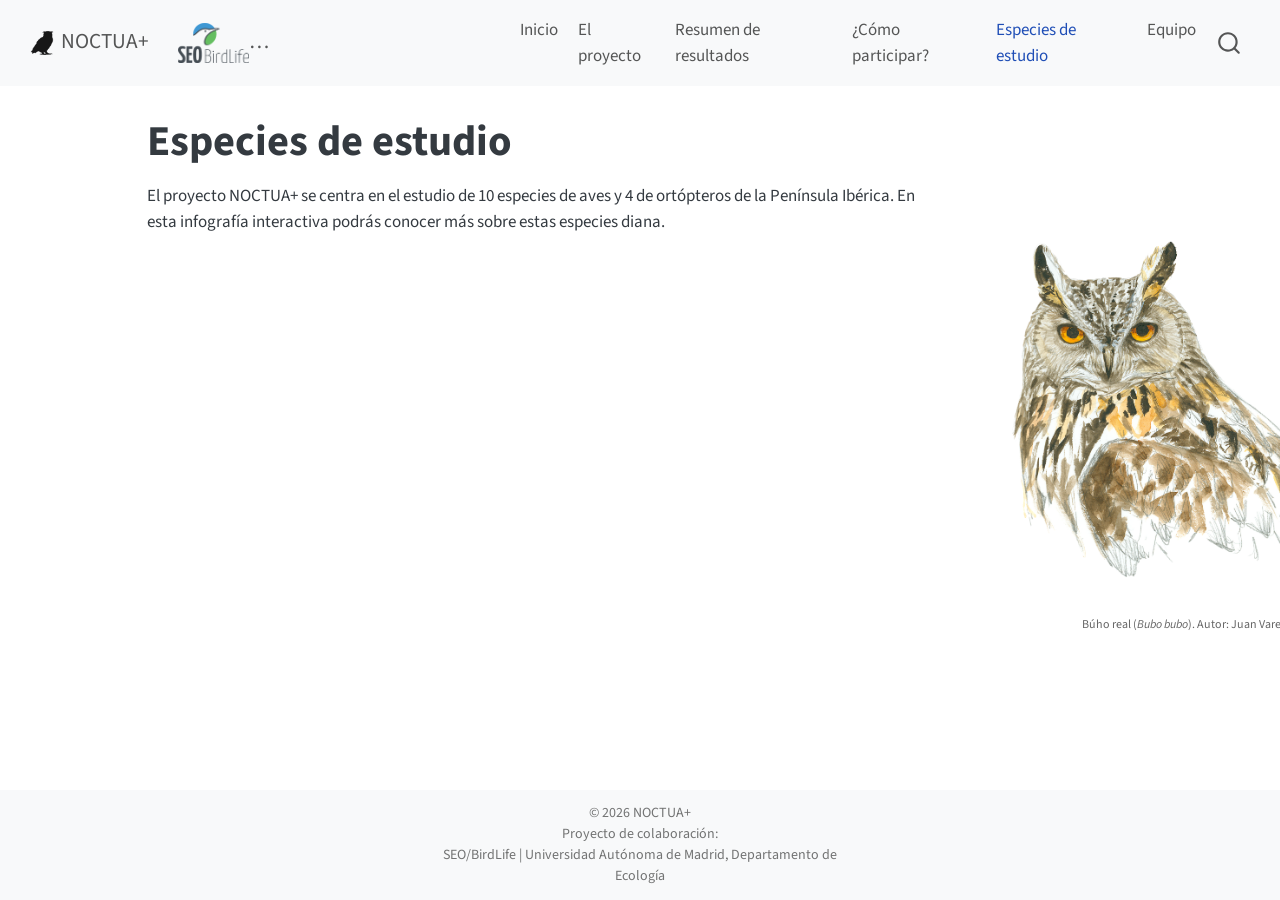
<file: especies.html>
<!DOCTYPE html>
<html xmlns="http://www.w3.org/1999/xhtml" lang="es" xml:lang="es"><head>

<meta charset="utf-8">
<meta name="generator" content="quarto-1.8.25">

<meta name="viewport" content="width=device-width, initial-scale=1.0, user-scalable=yes">


<title>Especies de estudio – NOCTUA+ </title>
<style>
code{white-space: pre-wrap;}
span.smallcaps{font-variant: small-caps;}
div.columns{display: flex; gap: min(4vw, 1.5em);}
div.column{flex: auto; overflow-x: auto;}
div.hanging-indent{margin-left: 1.5em; text-indent: -1.5em;}
ul.task-list{list-style: none;}
ul.task-list li input[type="checkbox"] {
  width: 0.8em;
  margin: 0 0.8em 0.2em -1em; /* quarto-specific, see https://github.com/quarto-dev/quarto-cli/issues/4556 */ 
  vertical-align: middle;
}
</style>


<script src="site_libs/quarto-nav/quarto-nav.js"></script>
<script src="site_libs/quarto-nav/headroom.min.js"></script>
<script src="site_libs/clipboard/clipboard.min.js"></script>
<script src="site_libs/quarto-search/autocomplete.umd.js"></script>
<script src="site_libs/quarto-search/fuse.min.js"></script>
<script src="site_libs/quarto-search/quarto-search.js"></script>
<meta name="quarto:offset" content="./">
<link href="./images/favicon.png" rel="icon" type="image/png">
<script src="site_libs/quarto-html/quarto.js" type="module"></script>
<script src="site_libs/quarto-html/tabsets/tabsets.js" type="module"></script>
<script src="site_libs/quarto-html/axe/axe-check.js" type="module"></script>
<script src="site_libs/quarto-html/popper.min.js"></script>
<script src="site_libs/quarto-html/tippy.umd.min.js"></script>
<script src="site_libs/quarto-html/anchor.min.js"></script>
<link href="site_libs/quarto-html/tippy.css" rel="stylesheet">
<link href="site_libs/quarto-html/quarto-syntax-highlighting-7b89279ff1a6dce999919e0e67d4d9ec.css" rel="stylesheet" id="quarto-text-highlighting-styles">
<script src="site_libs/bootstrap/bootstrap.min.js"></script>
<link href="site_libs/bootstrap/bootstrap-icons.css" rel="stylesheet">
<link href="site_libs/bootstrap/bootstrap-8214878b31166e045201707d0946d7bc.min.css" rel="stylesheet" append-hash="true" id="quarto-bootstrap" data-mode="light">
<script id="quarto-search-options" type="application/json">{
  "location": "navbar",
  "copy-button": false,
  "collapse-after": 3,
  "panel-placement": "end",
  "type": "overlay",
  "limit": 50,
  "keyboard-shortcut": [
    "f",
    "/",
    "s"
  ],
  "show-item-context": false,
  "language": {
    "search-no-results-text": "No se han encontrado resultados",
    "search-matching-documents-text": "documentos encontrados",
    "search-copy-link-title": "Copiar el enlace en la búsqueda",
    "search-hide-matches-text": "Ocultar resultados adicionales",
    "search-more-match-text": "resultado adicional en este documento",
    "search-more-matches-text": "resultados adicionales en este documento",
    "search-clear-button-title": "Borrar",
    "search-text-placeholder": "",
    "search-detached-cancel-button-title": "Cancelar",
    "search-submit-button-title": "Enviar",
    "search-label": "Buscar"
  }
}</script>


<link rel="stylesheet" href="styles.css">
</head>

<body class="nav-fixed quarto-light">

<div id="quarto-search-results"></div>
  <header id="quarto-header" class="headroom fixed-top">
    <nav class="navbar navbar-expand-lg " data-bs-theme="dark">
      <div class="navbar-container container-fluid">
      <div class="navbar-brand-container mx-auto">
    <a href="./index.html" class="navbar-brand navbar-brand-logo">
    <img src="./images/favicon.png" alt="" class="navbar-logo light-content">
    <img src="./images/favicon.png" alt="" class="navbar-logo dark-content">
    </a>
    <a class="navbar-brand" href="./index.html">
    <span class="navbar-title">NOCTUA+ <img src="images/seo.png" height="40" style="padding-left:25px"><img src="images/uam.png" height="40" style="padding-left:20px"></span>
    </a>
  </div>
            <div id="quarto-search" class="" title="Buscar"></div>
          <button class="navbar-toggler" type="button" data-bs-toggle="collapse" data-bs-target="#navbarCollapse" aria-controls="navbarCollapse" role="menu" aria-expanded="false" aria-label="Navegación de palanca" onclick="if (window.quartoToggleHeadroom) { window.quartoToggleHeadroom(); }">
  <span class="navbar-toggler-icon"></span>
</button>
          <div class="collapse navbar-collapse" id="navbarCollapse">
            <ul class="navbar-nav navbar-nav-scroll ms-auto">
  <li class="nav-item">
    <a class="nav-link" href="./index.html"> 
<span class="menu-text">Inicio</span></a>
  </li>  
  <li class="nav-item">
    <a class="nav-link" href="./proyecto.html"> 
<span class="menu-text">El proyecto</span></a>
  </li>  
  <li class="nav-item">
    <a class="nav-link" href="./resultados.html"> 
<span class="menu-text">Resumen de resultados</span></a>
  </li>  
  <li class="nav-item">
    <a class="nav-link" href="./participar.html"> 
<span class="menu-text">¿Cómo participar?</span></a>
  </li>  
  <li class="nav-item">
    <a class="nav-link active" href="./especies.html" aria-current="page"> 
<span class="menu-text">Especies de estudio</span></a>
  </li>  
  <li class="nav-item">
    <a class="nav-link" href="./equipo.html"> 
<span class="menu-text">Equipo</span></a>
  </li>  
</ul>
          </div> <!-- /navcollapse -->
            <div class="quarto-navbar-tools">
</div>
      </div> <!-- /container-fluid -->
    </nav>
</header>
<!-- content -->
<div id="quarto-content" class="quarto-container page-columns page-rows-contents page-layout-article page-navbar">
<!-- sidebar -->
<!-- margin-sidebar -->
    <div id="quarto-margin-sidebar" class="sidebar margin-sidebar zindex-bottom">
        
    </div>
<!-- main -->
<main class="content" id="quarto-document-content">

<header id="title-block-header" class="quarto-title-block default">
<div class="quarto-title">
<h1 class="title">Especies de estudio</h1>
</div>



<div class="quarto-title-meta">

    
  
    
  </div>
  


</header>


<p>El proyecto NOCTUA+ se centra en el estudio de 10 especies de aves y 4 de ortópteros de la Península Ibérica. En esta infografía interactiva podrás conocer más sobre estas especies diana.</p>
<div style="width: 100%;">
<div style="position: relative; padding-bottom: 56.25%; padding-top: 0; height: 0;">
<iframe title="NOCTUA-Sonidos" frameborder="0" width="1200px" height="675px" style="position: absolute; top: 0; left: 0; width: 100%; height: 100%;" src="https://view.genially.com/692ee2f4a261942027787b57" type="text/html" allowscriptaccess="always" allowfullscreen="true" scrolling="yes" allownetworking="all">
</iframe>
</div>
</div>



</main> <!-- /main -->
<div class="buho-contenedor">

  <img src="images/buho_real.png" class="buho-derecha">

  <div class="buho-credito">Búho real (<i>Bubo bubo</i>). Autor: Juan Varela</div>

</div>

<script id="quarto-html-after-body" type="application/javascript">
  window.document.addEventListener("DOMContentLoaded", function (event) {
    const icon = "";
    const anchorJS = new window.AnchorJS();
    anchorJS.options = {
      placement: 'right',
      icon: icon
    };
    anchorJS.add('.anchored');
    const isCodeAnnotation = (el) => {
      for (const clz of el.classList) {
        if (clz.startsWith('code-annotation-')) {                     
          return true;
        }
      }
      return false;
    }
    const onCopySuccess = function(e) {
      // button target
      const button = e.trigger;
      // don't keep focus
      button.blur();
      // flash "checked"
      button.classList.add('code-copy-button-checked');
      var currentTitle = button.getAttribute("title");
      button.setAttribute("title", "Copiado");
      let tooltip;
      if (window.bootstrap) {
        button.setAttribute("data-bs-toggle", "tooltip");
        button.setAttribute("data-bs-placement", "left");
        button.setAttribute("data-bs-title", "Copiado");
        tooltip = new bootstrap.Tooltip(button, 
          { trigger: "manual", 
            customClass: "code-copy-button-tooltip",
            offset: [0, -8]});
        tooltip.show();    
      }
      setTimeout(function() {
        if (tooltip) {
          tooltip.hide();
          button.removeAttribute("data-bs-title");
          button.removeAttribute("data-bs-toggle");
          button.removeAttribute("data-bs-placement");
        }
        button.setAttribute("title", currentTitle);
        button.classList.remove('code-copy-button-checked');
      }, 1000);
      // clear code selection
      e.clearSelection();
    }
    const getTextToCopy = function(trigger) {
      const outerScaffold = trigger.parentElement.cloneNode(true);
      const codeEl = outerScaffold.querySelector('code');
      for (const childEl of codeEl.children) {
        if (isCodeAnnotation(childEl)) {
          childEl.remove();
        }
      }
      return codeEl.innerText;
    }
    const clipboard = new window.ClipboardJS('.code-copy-button:not([data-in-quarto-modal])', {
      text: getTextToCopy
    });
    clipboard.on('success', onCopySuccess);
    if (window.document.getElementById('quarto-embedded-source-code-modal')) {
      const clipboardModal = new window.ClipboardJS('.code-copy-button[data-in-quarto-modal]', {
        text: getTextToCopy,
        container: window.document.getElementById('quarto-embedded-source-code-modal')
      });
      clipboardModal.on('success', onCopySuccess);
    }
      var localhostRegex = new RegExp(/^(?:http|https):\/\/localhost\:?[0-9]*\//);
      var mailtoRegex = new RegExp(/^mailto:/);
        var filterRegex = new RegExp('/' + window.location.host + '/');
      var isInternal = (href) => {
          return filterRegex.test(href) || localhostRegex.test(href) || mailtoRegex.test(href);
      }
      // Inspect non-navigation links and adorn them if external
     var links = window.document.querySelectorAll('a[href]:not(.nav-link):not(.navbar-brand):not(.toc-action):not(.sidebar-link):not(.sidebar-item-toggle):not(.pagination-link):not(.no-external):not([aria-hidden]):not(.dropdown-item):not(.quarto-navigation-tool):not(.about-link)');
      for (var i=0; i<links.length; i++) {
        const link = links[i];
        if (!isInternal(link.href)) {
          // undo the damage that might have been done by quarto-nav.js in the case of
          // links that we want to consider external
          if (link.dataset.originalHref !== undefined) {
            link.href = link.dataset.originalHref;
          }
        }
      }
    function tippyHover(el, contentFn, onTriggerFn, onUntriggerFn) {
      const config = {
        allowHTML: true,
        maxWidth: 500,
        delay: 100,
        arrow: false,
        appendTo: function(el) {
            return el.parentElement;
        },
        interactive: true,
        interactiveBorder: 10,
        theme: 'quarto',
        placement: 'bottom-start',
      };
      if (contentFn) {
        config.content = contentFn;
      }
      if (onTriggerFn) {
        config.onTrigger = onTriggerFn;
      }
      if (onUntriggerFn) {
        config.onUntrigger = onUntriggerFn;
      }
      window.tippy(el, config); 
    }
    const noterefs = window.document.querySelectorAll('a[role="doc-noteref"]');
    for (var i=0; i<noterefs.length; i++) {
      const ref = noterefs[i];
      tippyHover(ref, function() {
        // use id or data attribute instead here
        let href = ref.getAttribute('data-footnote-href') || ref.getAttribute('href');
        try { href = new URL(href).hash; } catch {}
        const id = href.replace(/^#\/?/, "");
        const note = window.document.getElementById(id);
        if (note) {
          return note.innerHTML;
        } else {
          return "";
        }
      });
    }
    const xrefs = window.document.querySelectorAll('a.quarto-xref');
    const processXRef = (id, note) => {
      // Strip column container classes
      const stripColumnClz = (el) => {
        el.classList.remove("page-full", "page-columns");
        if (el.children) {
          for (const child of el.children) {
            stripColumnClz(child);
          }
        }
      }
      stripColumnClz(note)
      if (id === null || id.startsWith('sec-')) {
        // Special case sections, only their first couple elements
        const container = document.createElement("div");
        if (note.children && note.children.length > 2) {
          container.appendChild(note.children[0].cloneNode(true));
          for (let i = 1; i < note.children.length; i++) {
            const child = note.children[i];
            if (child.tagName === "P" && child.innerText === "") {
              continue;
            } else {
              container.appendChild(child.cloneNode(true));
              break;
            }
          }
          if (window.Quarto?.typesetMath) {
            window.Quarto.typesetMath(container);
          }
          return container.innerHTML
        } else {
          if (window.Quarto?.typesetMath) {
            window.Quarto.typesetMath(note);
          }
          return note.innerHTML;
        }
      } else {
        // Remove any anchor links if they are present
        const anchorLink = note.querySelector('a.anchorjs-link');
        if (anchorLink) {
          anchorLink.remove();
        }
        if (window.Quarto?.typesetMath) {
          window.Quarto.typesetMath(note);
        }
        if (note.classList.contains("callout")) {
          return note.outerHTML;
        } else {
          return note.innerHTML;
        }
      }
    }
    for (var i=0; i<xrefs.length; i++) {
      const xref = xrefs[i];
      tippyHover(xref, undefined, function(instance) {
        instance.disable();
        let url = xref.getAttribute('href');
        let hash = undefined; 
        if (url.startsWith('#')) {
          hash = url;
        } else {
          try { hash = new URL(url).hash; } catch {}
        }
        if (hash) {
          const id = hash.replace(/^#\/?/, "");
          const note = window.document.getElementById(id);
          if (note !== null) {
            try {
              const html = processXRef(id, note.cloneNode(true));
              instance.setContent(html);
            } finally {
              instance.enable();
              instance.show();
            }
          } else {
            // See if we can fetch this
            fetch(url.split('#')[0])
            .then(res => res.text())
            .then(html => {
              const parser = new DOMParser();
              const htmlDoc = parser.parseFromString(html, "text/html");
              const note = htmlDoc.getElementById(id);
              if (note !== null) {
                const html = processXRef(id, note);
                instance.setContent(html);
              } 
            }).finally(() => {
              instance.enable();
              instance.show();
            });
          }
        } else {
          // See if we can fetch a full url (with no hash to target)
          // This is a special case and we should probably do some content thinning / targeting
          fetch(url)
          .then(res => res.text())
          .then(html => {
            const parser = new DOMParser();
            const htmlDoc = parser.parseFromString(html, "text/html");
            const note = htmlDoc.querySelector('main.content');
            if (note !== null) {
              // This should only happen for chapter cross references
              // (since there is no id in the URL)
              // remove the first header
              if (note.children.length > 0 && note.children[0].tagName === "HEADER") {
                note.children[0].remove();
              }
              const html = processXRef(null, note);
              instance.setContent(html);
            } 
          }).finally(() => {
            instance.enable();
            instance.show();
          });
        }
      }, function(instance) {
      });
    }
        let selectedAnnoteEl;
        const selectorForAnnotation = ( cell, annotation) => {
          let cellAttr = 'data-code-cell="' + cell + '"';
          let lineAttr = 'data-code-annotation="' +  annotation + '"';
          const selector = 'span[' + cellAttr + '][' + lineAttr + ']';
          return selector;
        }
        const selectCodeLines = (annoteEl) => {
          const doc = window.document;
          const targetCell = annoteEl.getAttribute("data-target-cell");
          const targetAnnotation = annoteEl.getAttribute("data-target-annotation");
          const annoteSpan = window.document.querySelector(selectorForAnnotation(targetCell, targetAnnotation));
          const lines = annoteSpan.getAttribute("data-code-lines").split(",");
          const lineIds = lines.map((line) => {
            return targetCell + "-" + line;
          })
          let top = null;
          let height = null;
          let parent = null;
          if (lineIds.length > 0) {
              //compute the position of the single el (top and bottom and make a div)
              const el = window.document.getElementById(lineIds[0]);
              top = el.offsetTop;
              height = el.offsetHeight;
              parent = el.parentElement.parentElement;
            if (lineIds.length > 1) {
              const lastEl = window.document.getElementById(lineIds[lineIds.length - 1]);
              const bottom = lastEl.offsetTop + lastEl.offsetHeight;
              height = bottom - top;
            }
            if (top !== null && height !== null && parent !== null) {
              // cook up a div (if necessary) and position it 
              let div = window.document.getElementById("code-annotation-line-highlight");
              if (div === null) {
                div = window.document.createElement("div");
                div.setAttribute("id", "code-annotation-line-highlight");
                div.style.position = 'absolute';
                parent.appendChild(div);
              }
              div.style.top = top - 2 + "px";
              div.style.height = height + 4 + "px";
              div.style.left = 0;
              let gutterDiv = window.document.getElementById("code-annotation-line-highlight-gutter");
              if (gutterDiv === null) {
                gutterDiv = window.document.createElement("div");
                gutterDiv.setAttribute("id", "code-annotation-line-highlight-gutter");
                gutterDiv.style.position = 'absolute';
                const codeCell = window.document.getElementById(targetCell);
                const gutter = codeCell.querySelector('.code-annotation-gutter');
                gutter.appendChild(gutterDiv);
              }
              gutterDiv.style.top = top - 2 + "px";
              gutterDiv.style.height = height + 4 + "px";
            }
            selectedAnnoteEl = annoteEl;
          }
        };
        const unselectCodeLines = () => {
          const elementsIds = ["code-annotation-line-highlight", "code-annotation-line-highlight-gutter"];
          elementsIds.forEach((elId) => {
            const div = window.document.getElementById(elId);
            if (div) {
              div.remove();
            }
          });
          selectedAnnoteEl = undefined;
        };
          // Handle positioning of the toggle
      window.addEventListener(
        "resize",
        throttle(() => {
          elRect = undefined;
          if (selectedAnnoteEl) {
            selectCodeLines(selectedAnnoteEl);
          }
        }, 10)
      );
      function throttle(fn, ms) {
      let throttle = false;
      let timer;
        return (...args) => {
          if(!throttle) { // first call gets through
              fn.apply(this, args);
              throttle = true;
          } else { // all the others get throttled
              if(timer) clearTimeout(timer); // cancel #2
              timer = setTimeout(() => {
                fn.apply(this, args);
                timer = throttle = false;
              }, ms);
          }
        };
      }
        // Attach click handler to the DT
        const annoteDls = window.document.querySelectorAll('dt[data-target-cell]');
        for (const annoteDlNode of annoteDls) {
          annoteDlNode.addEventListener('click', (event) => {
            const clickedEl = event.target;
            if (clickedEl !== selectedAnnoteEl) {
              unselectCodeLines();
              const activeEl = window.document.querySelector('dt[data-target-cell].code-annotation-active');
              if (activeEl) {
                activeEl.classList.remove('code-annotation-active');
              }
              selectCodeLines(clickedEl);
              clickedEl.classList.add('code-annotation-active');
            } else {
              // Unselect the line
              unselectCodeLines();
              clickedEl.classList.remove('code-annotation-active');
            }
          });
        }
    const findCites = (el) => {
      const parentEl = el.parentElement;
      if (parentEl) {
        const cites = parentEl.dataset.cites;
        if (cites) {
          return {
            el,
            cites: cites.split(' ')
          };
        } else {
          return findCites(el.parentElement)
        }
      } else {
        return undefined;
      }
    };
    var bibliorefs = window.document.querySelectorAll('a[role="doc-biblioref"]');
    for (var i=0; i<bibliorefs.length; i++) {
      const ref = bibliorefs[i];
      const citeInfo = findCites(ref);
      if (citeInfo) {
        tippyHover(citeInfo.el, function() {
          var popup = window.document.createElement('div');
          citeInfo.cites.forEach(function(cite) {
            var citeDiv = window.document.createElement('div');
            citeDiv.classList.add('hanging-indent');
            citeDiv.classList.add('csl-entry');
            var biblioDiv = window.document.getElementById('ref-' + cite);
            if (biblioDiv) {
              citeDiv.innerHTML = biblioDiv.innerHTML;
            }
            popup.appendChild(citeDiv);
          });
          return popup.innerHTML;
        });
      }
    }
  });
  </script>
</div> <!-- /content -->
<footer class="footer">
  <div class="nav-footer">
    <div class="nav-footer-left">
      &nbsp;
    </div>   
    <div class="nav-footer-center">
      <ul class="footer-items list-unstyled">
    <li class="nav-item">
 © 2026 NOCTUA+<br>Proyecto de colaboración:<br>SEO/BirdLife  |  Universidad Autónoma de Madrid, Departamento de Ecología
  </li>  
</ul>
    </div>
    <div class="nav-footer-right">
      &nbsp;
    </div>
  </div>
</footer>




</body></html>
</file>
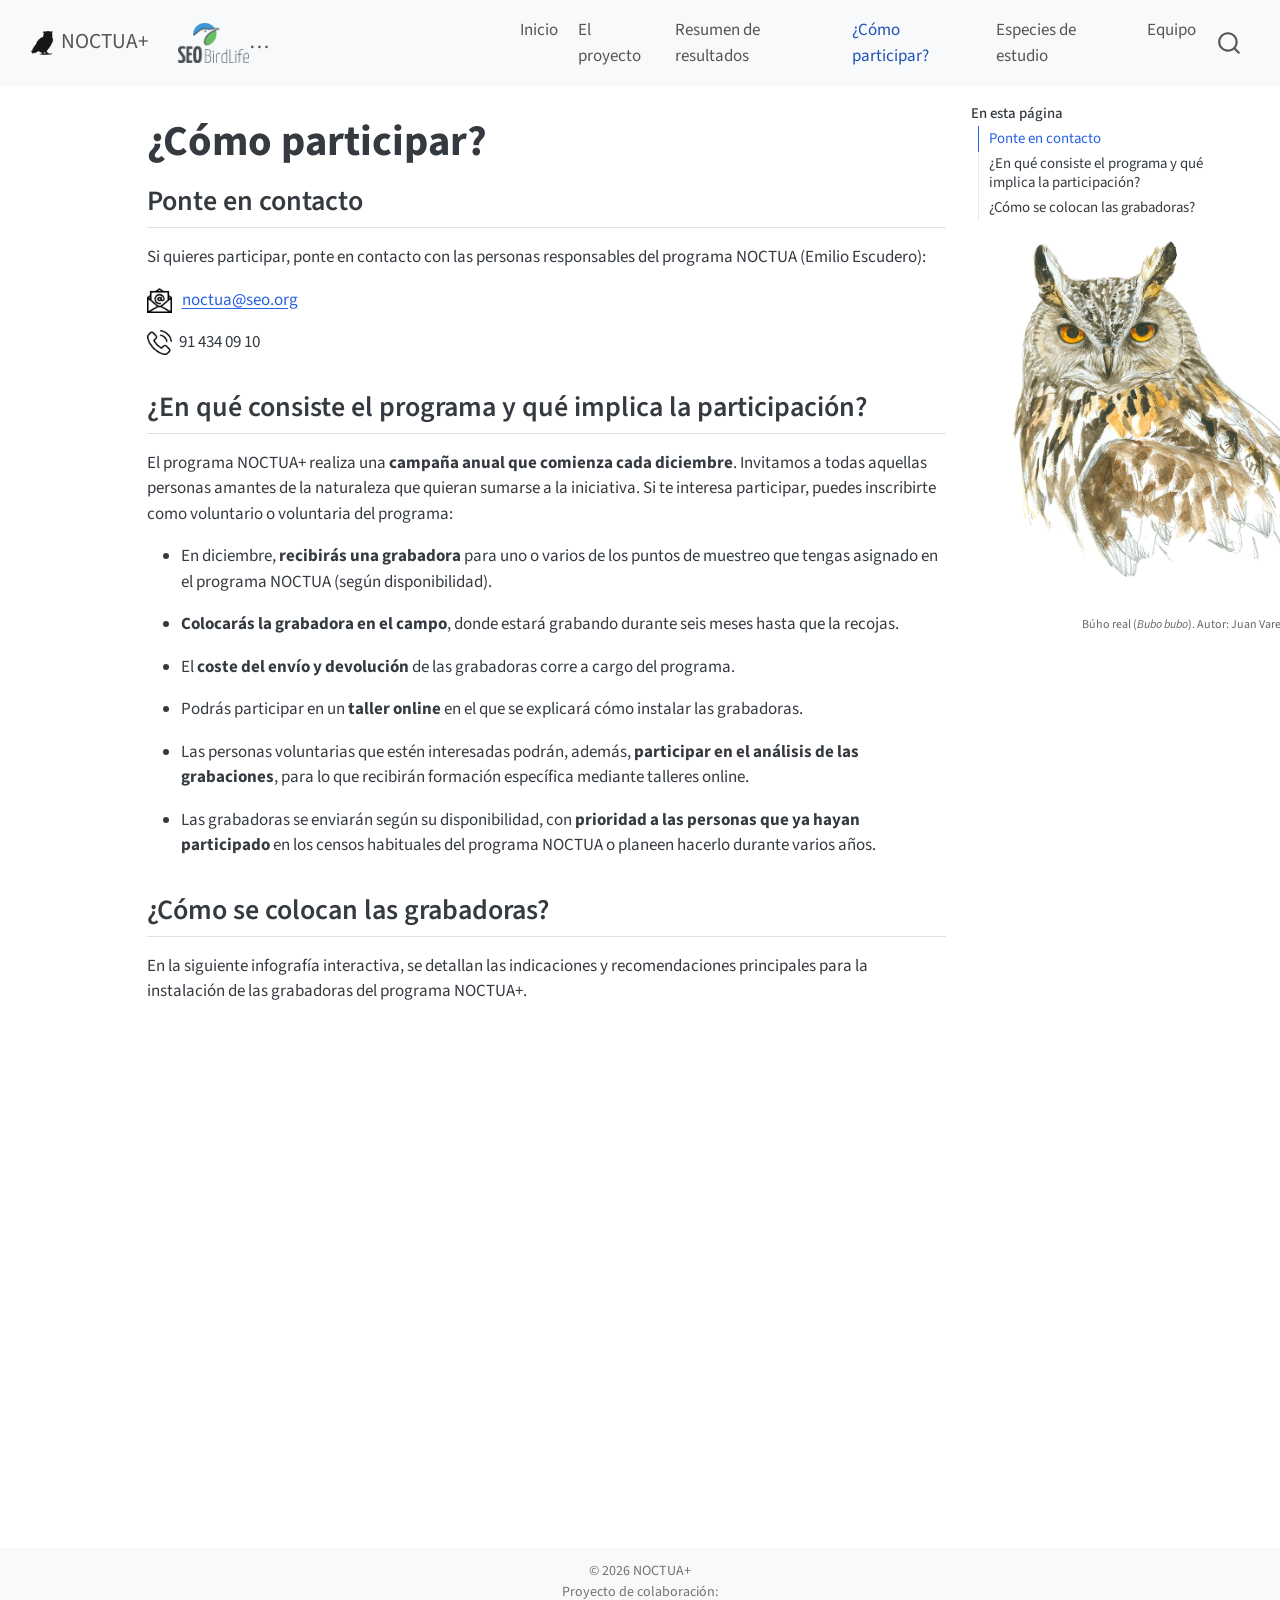
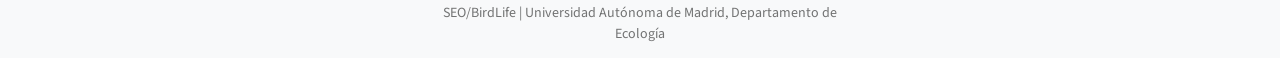
<file: participar.html>
<!DOCTYPE html>
<html xmlns="http://www.w3.org/1999/xhtml" lang="es" xml:lang="es"><head>

<meta charset="utf-8">
<meta name="generator" content="quarto-1.8.25">

<meta name="viewport" content="width=device-width, initial-scale=1.0, user-scalable=yes">


<title>¿Cómo participar? – NOCTUA+ </title>
<style>
code{white-space: pre-wrap;}
span.smallcaps{font-variant: small-caps;}
div.columns{display: flex; gap: min(4vw, 1.5em);}
div.column{flex: auto; overflow-x: auto;}
div.hanging-indent{margin-left: 1.5em; text-indent: -1.5em;}
ul.task-list{list-style: none;}
ul.task-list li input[type="checkbox"] {
  width: 0.8em;
  margin: 0 0.8em 0.2em -1em; /* quarto-specific, see https://github.com/quarto-dev/quarto-cli/issues/4556 */ 
  vertical-align: middle;
}
</style>


<script src="site_libs/quarto-nav/quarto-nav.js"></script>
<script src="site_libs/quarto-nav/headroom.min.js"></script>
<script src="site_libs/clipboard/clipboard.min.js"></script>
<script src="site_libs/quarto-search/autocomplete.umd.js"></script>
<script src="site_libs/quarto-search/fuse.min.js"></script>
<script src="site_libs/quarto-search/quarto-search.js"></script>
<meta name="quarto:offset" content="./">
<link href="./images/favicon.png" rel="icon" type="image/png">
<script src="site_libs/quarto-html/quarto.js" type="module"></script>
<script src="site_libs/quarto-html/tabsets/tabsets.js" type="module"></script>
<script src="site_libs/quarto-html/axe/axe-check.js" type="module"></script>
<script src="site_libs/quarto-html/popper.min.js"></script>
<script src="site_libs/quarto-html/tippy.umd.min.js"></script>
<script src="site_libs/quarto-html/anchor.min.js"></script>
<link href="site_libs/quarto-html/tippy.css" rel="stylesheet">
<link href="site_libs/quarto-html/quarto-syntax-highlighting-7b89279ff1a6dce999919e0e67d4d9ec.css" rel="stylesheet" id="quarto-text-highlighting-styles">
<script src="site_libs/bootstrap/bootstrap.min.js"></script>
<link href="site_libs/bootstrap/bootstrap-icons.css" rel="stylesheet">
<link href="site_libs/bootstrap/bootstrap-8214878b31166e045201707d0946d7bc.min.css" rel="stylesheet" append-hash="true" id="quarto-bootstrap" data-mode="light">
<script id="quarto-search-options" type="application/json">{
  "location": "navbar",
  "copy-button": false,
  "collapse-after": 3,
  "panel-placement": "end",
  "type": "overlay",
  "limit": 50,
  "keyboard-shortcut": [
    "f",
    "/",
    "s"
  ],
  "show-item-context": false,
  "language": {
    "search-no-results-text": "No se han encontrado resultados",
    "search-matching-documents-text": "documentos encontrados",
    "search-copy-link-title": "Copiar el enlace en la búsqueda",
    "search-hide-matches-text": "Ocultar resultados adicionales",
    "search-more-match-text": "resultado adicional en este documento",
    "search-more-matches-text": "resultados adicionales en este documento",
    "search-clear-button-title": "Borrar",
    "search-text-placeholder": "",
    "search-detached-cancel-button-title": "Cancelar",
    "search-submit-button-title": "Enviar",
    "search-label": "Buscar"
  }
}</script>


<link rel="stylesheet" href="styles.css">
</head>

<body class="nav-fixed quarto-light">

<div id="quarto-search-results"></div>
  <header id="quarto-header" class="headroom fixed-top">
    <nav class="navbar navbar-expand-lg " data-bs-theme="dark">
      <div class="navbar-container container-fluid">
      <div class="navbar-brand-container mx-auto">
    <a href="./index.html" class="navbar-brand navbar-brand-logo">
    <img src="./images/favicon.png" alt="" class="navbar-logo light-content">
    <img src="./images/favicon.png" alt="" class="navbar-logo dark-content">
    </a>
    <a class="navbar-brand" href="./index.html">
    <span class="navbar-title">NOCTUA+ <img src="images/seo.png" height="40" style="padding-left:25px"><img src="images/uam.png" height="40" style="padding-left:20px"></span>
    </a>
  </div>
            <div id="quarto-search" class="" title="Buscar"></div>
          <button class="navbar-toggler" type="button" data-bs-toggle="collapse" data-bs-target="#navbarCollapse" aria-controls="navbarCollapse" role="menu" aria-expanded="false" aria-label="Navegación de palanca" onclick="if (window.quartoToggleHeadroom) { window.quartoToggleHeadroom(); }">
  <span class="navbar-toggler-icon"></span>
</button>
          <div class="collapse navbar-collapse" id="navbarCollapse">
            <ul class="navbar-nav navbar-nav-scroll ms-auto">
  <li class="nav-item">
    <a class="nav-link" href="./index.html"> 
<span class="menu-text">Inicio</span></a>
  </li>  
  <li class="nav-item">
    <a class="nav-link" href="./proyecto.html"> 
<span class="menu-text">El proyecto</span></a>
  </li>  
  <li class="nav-item">
    <a class="nav-link" href="./resultados.html"> 
<span class="menu-text">Resumen de resultados</span></a>
  </li>  
  <li class="nav-item">
    <a class="nav-link active" href="./participar.html" aria-current="page"> 
<span class="menu-text">¿Cómo participar?</span></a>
  </li>  
  <li class="nav-item">
    <a class="nav-link" href="./especies.html"> 
<span class="menu-text">Especies de estudio</span></a>
  </li>  
  <li class="nav-item">
    <a class="nav-link" href="./equipo.html"> 
<span class="menu-text">Equipo</span></a>
  </li>  
</ul>
          </div> <!-- /navcollapse -->
            <div class="quarto-navbar-tools">
</div>
      </div> <!-- /container-fluid -->
    </nav>
</header>
<!-- content -->
<div id="quarto-content" class="quarto-container page-columns page-rows-contents page-layout-article page-navbar">
<!-- sidebar -->
<!-- margin-sidebar -->
    <div id="quarto-margin-sidebar" class="sidebar margin-sidebar">
        <nav id="TOC" role="doc-toc" class="toc-active">
    <h2 id="toc-title">En esta página</h2>
   
  <ul>
  <li><a href="#ponte-en-contacto" id="toc-ponte-en-contacto" class="nav-link active" data-scroll-target="#ponte-en-contacto">Ponte en contacto</a></li>
  <li><a href="#en-qué-consiste-el-programa-y-qué-implica-la-participación" id="toc-en-qué-consiste-el-programa-y-qué-implica-la-participación" class="nav-link" data-scroll-target="#en-qué-consiste-el-programa-y-qué-implica-la-participación">¿En qué consiste el programa y qué implica la participación?</a></li>
  <li><a href="#cómo-se-colocan-las-grabadoras" id="toc-cómo-se-colocan-las-grabadoras" class="nav-link" data-scroll-target="#cómo-se-colocan-las-grabadoras">¿Cómo se colocan las grabadoras?</a></li>
  </ul>
</nav>
    </div>
<!-- main -->
<main class="content" id="quarto-document-content">

<header id="title-block-header" class="quarto-title-block default">
<div class="quarto-title">
<h1 class="title">¿Cómo participar?</h1>
</div>



<div class="quarto-title-meta">

    
  
    
  </div>
  


</header>


<section id="ponte-en-contacto" class="level2">
<h2 class="anchored" data-anchor-id="ponte-en-contacto">Ponte en contacto</h2>
<p>Si quieres participar, ponte en contacto con las personas responsables del programa NOCTUA (Emilio Escudero):</p>
<p><img src="images/email.png" class="img-fluid" style="vertical-align: text-top; margin-right: 7px;" width="25"> <a href="mailto:noctua@seo.org" class="email">noctua@seo.org</a></p>
<p><img src="images/telefono.png" class="img-fluid" style="vertical-align: text-top; margin-right: 7px;" width="25">91 434 09 10</p>
</section>
<section id="en-qué-consiste-el-programa-y-qué-implica-la-participación" class="level2">
<h2 class="anchored" data-anchor-id="en-qué-consiste-el-programa-y-qué-implica-la-participación">¿En qué consiste el programa y qué implica la participación?</h2>
<p>El programa NOCTUA+ realiza una <strong>campaña anual que comienza cada diciembre</strong>. Invitamos a todas aquellas personas amantes de la naturaleza que quieran sumarse a la iniciativa. Si te interesa participar, puedes inscribirte como voluntario o voluntaria del programa:</p>
<ul>
<li><p>En diciembre, <strong>recibirás una grabadora</strong> para uno o varios de los puntos de muestreo que tengas asignado en el programa NOCTUA (según disponibilidad).</p></li>
<li><p><strong>Colocarás la grabadora en el campo</strong>, donde estará grabando durante seis meses hasta que la recojas.</p></li>
<li><p>El <strong>coste del envío y devolución</strong> de las grabadoras corre a cargo del programa.</p></li>
<li><p>Podrás participar en un <strong>taller online</strong> en el que se explicará cómo instalar las grabadoras.</p></li>
<li><p>Las personas voluntarias que estén interesadas podrán, además, <strong>participar en el análisis de las grabaciones</strong>, para lo que recibirán formación específica mediante talleres online.</p></li>
<li><p>Las grabadoras se enviarán según su disponibilidad, con <strong>prioridad a las personas que ya hayan participado</strong> en los censos habituales del programa NOCTUA o planeen hacerlo durante varios años.</p></li>
</ul>
</section>
<section id="cómo-se-colocan-las-grabadoras" class="level2">
<h2 class="anchored" data-anchor-id="cómo-se-colocan-las-grabadoras">¿Cómo se colocan las grabadoras?</h2>
<p>En la siguiente infografía interactiva, se detallan las indicaciones y recomendaciones principales para la instalación de las grabadoras del programa NOCTUA+.</p>
<div style="width: 100%;">
<div style="position: relative; padding-bottom: 56.25%; padding-top: 0; height: 0;">
<iframe title="NOCTUA-grabadoras" frameborder="0" width="1200px" height="675px" style="position: absolute; top: 0; left: 0; width: 100%; height: 100%;" src="https://view.genially.com/67ab56b0cc1c4e88f3cf3a2d" type="text/html" allowscriptaccess="always" allowfullscreen="true" scrolling="yes" allownetworking="all">
</iframe>
</div>
</div>


</section>

</main> <!-- /main -->
<div class="buho-contenedor">

  <img src="images/buho_real.png" class="buho-derecha">

  <div class="buho-credito">Búho real (<i>Bubo bubo</i>). Autor: Juan Varela</div>

</div>

<script id="quarto-html-after-body" type="application/javascript">
  window.document.addEventListener("DOMContentLoaded", function (event) {
    const icon = "";
    const anchorJS = new window.AnchorJS();
    anchorJS.options = {
      placement: 'right',
      icon: icon
    };
    anchorJS.add('.anchored');
    const isCodeAnnotation = (el) => {
      for (const clz of el.classList) {
        if (clz.startsWith('code-annotation-')) {                     
          return true;
        }
      }
      return false;
    }
    const onCopySuccess = function(e) {
      // button target
      const button = e.trigger;
      // don't keep focus
      button.blur();
      // flash "checked"
      button.classList.add('code-copy-button-checked');
      var currentTitle = button.getAttribute("title");
      button.setAttribute("title", "Copiado");
      let tooltip;
      if (window.bootstrap) {
        button.setAttribute("data-bs-toggle", "tooltip");
        button.setAttribute("data-bs-placement", "left");
        button.setAttribute("data-bs-title", "Copiado");
        tooltip = new bootstrap.Tooltip(button, 
          { trigger: "manual", 
            customClass: "code-copy-button-tooltip",
            offset: [0, -8]});
        tooltip.show();    
      }
      setTimeout(function() {
        if (tooltip) {
          tooltip.hide();
          button.removeAttribute("data-bs-title");
          button.removeAttribute("data-bs-toggle");
          button.removeAttribute("data-bs-placement");
        }
        button.setAttribute("title", currentTitle);
        button.classList.remove('code-copy-button-checked');
      }, 1000);
      // clear code selection
      e.clearSelection();
    }
    const getTextToCopy = function(trigger) {
      const outerScaffold = trigger.parentElement.cloneNode(true);
      const codeEl = outerScaffold.querySelector('code');
      for (const childEl of codeEl.children) {
        if (isCodeAnnotation(childEl)) {
          childEl.remove();
        }
      }
      return codeEl.innerText;
    }
    const clipboard = new window.ClipboardJS('.code-copy-button:not([data-in-quarto-modal])', {
      text: getTextToCopy
    });
    clipboard.on('success', onCopySuccess);
    if (window.document.getElementById('quarto-embedded-source-code-modal')) {
      const clipboardModal = new window.ClipboardJS('.code-copy-button[data-in-quarto-modal]', {
        text: getTextToCopy,
        container: window.document.getElementById('quarto-embedded-source-code-modal')
      });
      clipboardModal.on('success', onCopySuccess);
    }
      var localhostRegex = new RegExp(/^(?:http|https):\/\/localhost\:?[0-9]*\//);
      var mailtoRegex = new RegExp(/^mailto:/);
        var filterRegex = new RegExp('/' + window.location.host + '/');
      var isInternal = (href) => {
          return filterRegex.test(href) || localhostRegex.test(href) || mailtoRegex.test(href);
      }
      // Inspect non-navigation links and adorn them if external
     var links = window.document.querySelectorAll('a[href]:not(.nav-link):not(.navbar-brand):not(.toc-action):not(.sidebar-link):not(.sidebar-item-toggle):not(.pagination-link):not(.no-external):not([aria-hidden]):not(.dropdown-item):not(.quarto-navigation-tool):not(.about-link)');
      for (var i=0; i<links.length; i++) {
        const link = links[i];
        if (!isInternal(link.href)) {
          // undo the damage that might have been done by quarto-nav.js in the case of
          // links that we want to consider external
          if (link.dataset.originalHref !== undefined) {
            link.href = link.dataset.originalHref;
          }
        }
      }
    function tippyHover(el, contentFn, onTriggerFn, onUntriggerFn) {
      const config = {
        allowHTML: true,
        maxWidth: 500,
        delay: 100,
        arrow: false,
        appendTo: function(el) {
            return el.parentElement;
        },
        interactive: true,
        interactiveBorder: 10,
        theme: 'quarto',
        placement: 'bottom-start',
      };
      if (contentFn) {
        config.content = contentFn;
      }
      if (onTriggerFn) {
        config.onTrigger = onTriggerFn;
      }
      if (onUntriggerFn) {
        config.onUntrigger = onUntriggerFn;
      }
      window.tippy(el, config); 
    }
    const noterefs = window.document.querySelectorAll('a[role="doc-noteref"]');
    for (var i=0; i<noterefs.length; i++) {
      const ref = noterefs[i];
      tippyHover(ref, function() {
        // use id or data attribute instead here
        let href = ref.getAttribute('data-footnote-href') || ref.getAttribute('href');
        try { href = new URL(href).hash; } catch {}
        const id = href.replace(/^#\/?/, "");
        const note = window.document.getElementById(id);
        if (note) {
          return note.innerHTML;
        } else {
          return "";
        }
      });
    }
    const xrefs = window.document.querySelectorAll('a.quarto-xref');
    const processXRef = (id, note) => {
      // Strip column container classes
      const stripColumnClz = (el) => {
        el.classList.remove("page-full", "page-columns");
        if (el.children) {
          for (const child of el.children) {
            stripColumnClz(child);
          }
        }
      }
      stripColumnClz(note)
      if (id === null || id.startsWith('sec-')) {
        // Special case sections, only their first couple elements
        const container = document.createElement("div");
        if (note.children && note.children.length > 2) {
          container.appendChild(note.children[0].cloneNode(true));
          for (let i = 1; i < note.children.length; i++) {
            const child = note.children[i];
            if (child.tagName === "P" && child.innerText === "") {
              continue;
            } else {
              container.appendChild(child.cloneNode(true));
              break;
            }
          }
          if (window.Quarto?.typesetMath) {
            window.Quarto.typesetMath(container);
          }
          return container.innerHTML
        } else {
          if (window.Quarto?.typesetMath) {
            window.Quarto.typesetMath(note);
          }
          return note.innerHTML;
        }
      } else {
        // Remove any anchor links if they are present
        const anchorLink = note.querySelector('a.anchorjs-link');
        if (anchorLink) {
          anchorLink.remove();
        }
        if (window.Quarto?.typesetMath) {
          window.Quarto.typesetMath(note);
        }
        if (note.classList.contains("callout")) {
          return note.outerHTML;
        } else {
          return note.innerHTML;
        }
      }
    }
    for (var i=0; i<xrefs.length; i++) {
      const xref = xrefs[i];
      tippyHover(xref, undefined, function(instance) {
        instance.disable();
        let url = xref.getAttribute('href');
        let hash = undefined; 
        if (url.startsWith('#')) {
          hash = url;
        } else {
          try { hash = new URL(url).hash; } catch {}
        }
        if (hash) {
          const id = hash.replace(/^#\/?/, "");
          const note = window.document.getElementById(id);
          if (note !== null) {
            try {
              const html = processXRef(id, note.cloneNode(true));
              instance.setContent(html);
            } finally {
              instance.enable();
              instance.show();
            }
          } else {
            // See if we can fetch this
            fetch(url.split('#')[0])
            .then(res => res.text())
            .then(html => {
              const parser = new DOMParser();
              const htmlDoc = parser.parseFromString(html, "text/html");
              const note = htmlDoc.getElementById(id);
              if (note !== null) {
                const html = processXRef(id, note);
                instance.setContent(html);
              } 
            }).finally(() => {
              instance.enable();
              instance.show();
            });
          }
        } else {
          // See if we can fetch a full url (with no hash to target)
          // This is a special case and we should probably do some content thinning / targeting
          fetch(url)
          .then(res => res.text())
          .then(html => {
            const parser = new DOMParser();
            const htmlDoc = parser.parseFromString(html, "text/html");
            const note = htmlDoc.querySelector('main.content');
            if (note !== null) {
              // This should only happen for chapter cross references
              // (since there is no id in the URL)
              // remove the first header
              if (note.children.length > 0 && note.children[0].tagName === "HEADER") {
                note.children[0].remove();
              }
              const html = processXRef(null, note);
              instance.setContent(html);
            } 
          }).finally(() => {
            instance.enable();
            instance.show();
          });
        }
      }, function(instance) {
      });
    }
        let selectedAnnoteEl;
        const selectorForAnnotation = ( cell, annotation) => {
          let cellAttr = 'data-code-cell="' + cell + '"';
          let lineAttr = 'data-code-annotation="' +  annotation + '"';
          const selector = 'span[' + cellAttr + '][' + lineAttr + ']';
          return selector;
        }
        const selectCodeLines = (annoteEl) => {
          const doc = window.document;
          const targetCell = annoteEl.getAttribute("data-target-cell");
          const targetAnnotation = annoteEl.getAttribute("data-target-annotation");
          const annoteSpan = window.document.querySelector(selectorForAnnotation(targetCell, targetAnnotation));
          const lines = annoteSpan.getAttribute("data-code-lines").split(",");
          const lineIds = lines.map((line) => {
            return targetCell + "-" + line;
          })
          let top = null;
          let height = null;
          let parent = null;
          if (lineIds.length > 0) {
              //compute the position of the single el (top and bottom and make a div)
              const el = window.document.getElementById(lineIds[0]);
              top = el.offsetTop;
              height = el.offsetHeight;
              parent = el.parentElement.parentElement;
            if (lineIds.length > 1) {
              const lastEl = window.document.getElementById(lineIds[lineIds.length - 1]);
              const bottom = lastEl.offsetTop + lastEl.offsetHeight;
              height = bottom - top;
            }
            if (top !== null && height !== null && parent !== null) {
              // cook up a div (if necessary) and position it 
              let div = window.document.getElementById("code-annotation-line-highlight");
              if (div === null) {
                div = window.document.createElement("div");
                div.setAttribute("id", "code-annotation-line-highlight");
                div.style.position = 'absolute';
                parent.appendChild(div);
              }
              div.style.top = top - 2 + "px";
              div.style.height = height + 4 + "px";
              div.style.left = 0;
              let gutterDiv = window.document.getElementById("code-annotation-line-highlight-gutter");
              if (gutterDiv === null) {
                gutterDiv = window.document.createElement("div");
                gutterDiv.setAttribute("id", "code-annotation-line-highlight-gutter");
                gutterDiv.style.position = 'absolute';
                const codeCell = window.document.getElementById(targetCell);
                const gutter = codeCell.querySelector('.code-annotation-gutter');
                gutter.appendChild(gutterDiv);
              }
              gutterDiv.style.top = top - 2 + "px";
              gutterDiv.style.height = height + 4 + "px";
            }
            selectedAnnoteEl = annoteEl;
          }
        };
        const unselectCodeLines = () => {
          const elementsIds = ["code-annotation-line-highlight", "code-annotation-line-highlight-gutter"];
          elementsIds.forEach((elId) => {
            const div = window.document.getElementById(elId);
            if (div) {
              div.remove();
            }
          });
          selectedAnnoteEl = undefined;
        };
          // Handle positioning of the toggle
      window.addEventListener(
        "resize",
        throttle(() => {
          elRect = undefined;
          if (selectedAnnoteEl) {
            selectCodeLines(selectedAnnoteEl);
          }
        }, 10)
      );
      function throttle(fn, ms) {
      let throttle = false;
      let timer;
        return (...args) => {
          if(!throttle) { // first call gets through
              fn.apply(this, args);
              throttle = true;
          } else { // all the others get throttled
              if(timer) clearTimeout(timer); // cancel #2
              timer = setTimeout(() => {
                fn.apply(this, args);
                timer = throttle = false;
              }, ms);
          }
        };
      }
        // Attach click handler to the DT
        const annoteDls = window.document.querySelectorAll('dt[data-target-cell]');
        for (const annoteDlNode of annoteDls) {
          annoteDlNode.addEventListener('click', (event) => {
            const clickedEl = event.target;
            if (clickedEl !== selectedAnnoteEl) {
              unselectCodeLines();
              const activeEl = window.document.querySelector('dt[data-target-cell].code-annotation-active');
              if (activeEl) {
                activeEl.classList.remove('code-annotation-active');
              }
              selectCodeLines(clickedEl);
              clickedEl.classList.add('code-annotation-active');
            } else {
              // Unselect the line
              unselectCodeLines();
              clickedEl.classList.remove('code-annotation-active');
            }
          });
        }
    const findCites = (el) => {
      const parentEl = el.parentElement;
      if (parentEl) {
        const cites = parentEl.dataset.cites;
        if (cites) {
          return {
            el,
            cites: cites.split(' ')
          };
        } else {
          return findCites(el.parentElement)
        }
      } else {
        return undefined;
      }
    };
    var bibliorefs = window.document.querySelectorAll('a[role="doc-biblioref"]');
    for (var i=0; i<bibliorefs.length; i++) {
      const ref = bibliorefs[i];
      const citeInfo = findCites(ref);
      if (citeInfo) {
        tippyHover(citeInfo.el, function() {
          var popup = window.document.createElement('div');
          citeInfo.cites.forEach(function(cite) {
            var citeDiv = window.document.createElement('div');
            citeDiv.classList.add('hanging-indent');
            citeDiv.classList.add('csl-entry');
            var biblioDiv = window.document.getElementById('ref-' + cite);
            if (biblioDiv) {
              citeDiv.innerHTML = biblioDiv.innerHTML;
            }
            popup.appendChild(citeDiv);
          });
          return popup.innerHTML;
        });
      }
    }
  });
  </script>
</div> <!-- /content -->
<footer class="footer">
  <div class="nav-footer">
    <div class="nav-footer-left">
      &nbsp;
    </div>   
    <div class="nav-footer-center">
      <ul class="footer-items list-unstyled">
    <li class="nav-item">
 © 2026 NOCTUA+<br>Proyecto de colaboración:<br>SEO/BirdLife  |  Universidad Autónoma de Madrid, Departamento de Ecología
  </li>  
</ul>
    </div>
    <div class="nav-footer-right">
      &nbsp;
    </div>
  </div>
</footer>




</body></html>
</file>
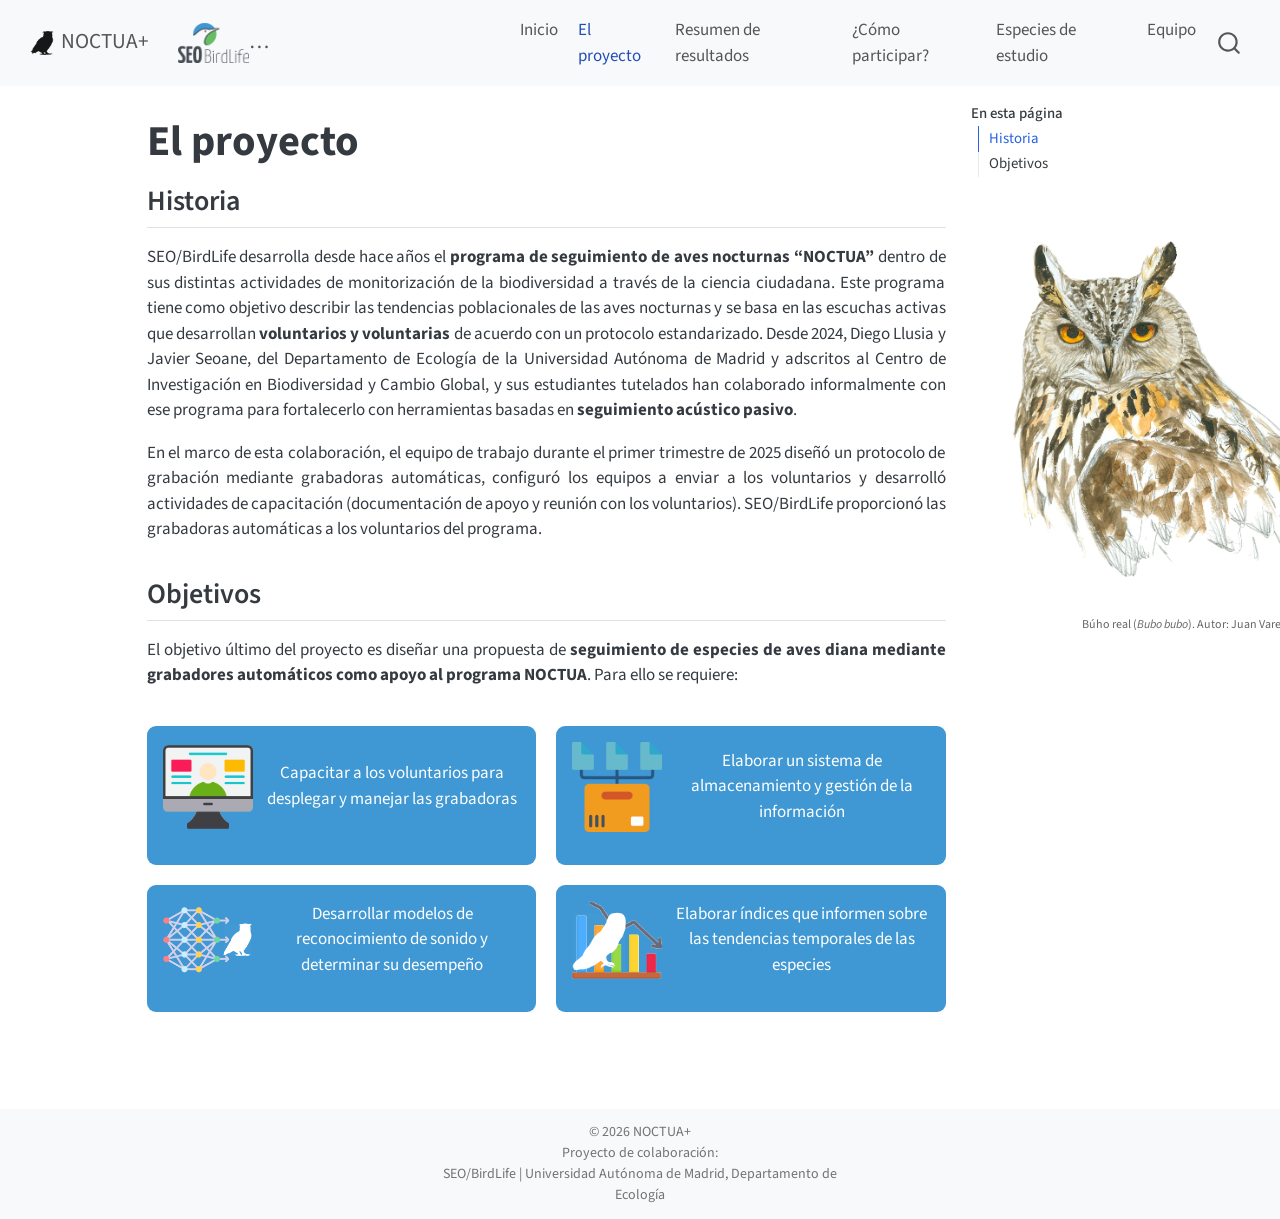
<file: proyecto.html>
<!DOCTYPE html>
<html xmlns="http://www.w3.org/1999/xhtml" lang="es" xml:lang="es"><head>

<meta charset="utf-8">
<meta name="generator" content="quarto-1.8.25">

<meta name="viewport" content="width=device-width, initial-scale=1.0, user-scalable=yes">


<title>El proyecto – NOCTUA+ </title>
<style>
code{white-space: pre-wrap;}
span.smallcaps{font-variant: small-caps;}
div.columns{display: flex; gap: min(4vw, 1.5em);}
div.column{flex: auto; overflow-x: auto;}
div.hanging-indent{margin-left: 1.5em; text-indent: -1.5em;}
ul.task-list{list-style: none;}
ul.task-list li input[type="checkbox"] {
  width: 0.8em;
  margin: 0 0.8em 0.2em -1em; /* quarto-specific, see https://github.com/quarto-dev/quarto-cli/issues/4556 */ 
  vertical-align: middle;
}
</style>


<script src="site_libs/quarto-nav/quarto-nav.js"></script>
<script src="site_libs/quarto-nav/headroom.min.js"></script>
<script src="site_libs/clipboard/clipboard.min.js"></script>
<script src="site_libs/quarto-search/autocomplete.umd.js"></script>
<script src="site_libs/quarto-search/fuse.min.js"></script>
<script src="site_libs/quarto-search/quarto-search.js"></script>
<meta name="quarto:offset" content="./">
<link href="./images/favicon.png" rel="icon" type="image/png">
<script src="site_libs/quarto-html/quarto.js" type="module"></script>
<script src="site_libs/quarto-html/tabsets/tabsets.js" type="module"></script>
<script src="site_libs/quarto-html/axe/axe-check.js" type="module"></script>
<script src="site_libs/quarto-html/popper.min.js"></script>
<script src="site_libs/quarto-html/tippy.umd.min.js"></script>
<script src="site_libs/quarto-html/anchor.min.js"></script>
<link href="site_libs/quarto-html/tippy.css" rel="stylesheet">
<link href="site_libs/quarto-html/quarto-syntax-highlighting-7b89279ff1a6dce999919e0e67d4d9ec.css" rel="stylesheet" id="quarto-text-highlighting-styles">
<script src="site_libs/bootstrap/bootstrap.min.js"></script>
<link href="site_libs/bootstrap/bootstrap-icons.css" rel="stylesheet">
<link href="site_libs/bootstrap/bootstrap-8214878b31166e045201707d0946d7bc.min.css" rel="stylesheet" append-hash="true" id="quarto-bootstrap" data-mode="light">
<script id="quarto-search-options" type="application/json">{
  "location": "navbar",
  "copy-button": false,
  "collapse-after": 3,
  "panel-placement": "end",
  "type": "overlay",
  "limit": 50,
  "keyboard-shortcut": [
    "f",
    "/",
    "s"
  ],
  "show-item-context": false,
  "language": {
    "search-no-results-text": "No se han encontrado resultados",
    "search-matching-documents-text": "documentos encontrados",
    "search-copy-link-title": "Copiar el enlace en la búsqueda",
    "search-hide-matches-text": "Ocultar resultados adicionales",
    "search-more-match-text": "resultado adicional en este documento",
    "search-more-matches-text": "resultados adicionales en este documento",
    "search-clear-button-title": "Borrar",
    "search-text-placeholder": "",
    "search-detached-cancel-button-title": "Cancelar",
    "search-submit-button-title": "Enviar",
    "search-label": "Buscar"
  }
}</script>


<link rel="stylesheet" href="styles.css">
</head>

<body class="nav-fixed quarto-light">

<div id="quarto-search-results"></div>
  <header id="quarto-header" class="headroom fixed-top">
    <nav class="navbar navbar-expand-lg " data-bs-theme="dark">
      <div class="navbar-container container-fluid">
      <div class="navbar-brand-container mx-auto">
    <a href="./index.html" class="navbar-brand navbar-brand-logo">
    <img src="./images/favicon.png" alt="" class="navbar-logo light-content">
    <img src="./images/favicon.png" alt="" class="navbar-logo dark-content">
    </a>
    <a class="navbar-brand" href="./index.html">
    <span class="navbar-title">NOCTUA+ <img src="images/seo.png" height="40" style="padding-left:25px"><img src="images/uam.png" height="40" style="padding-left:20px"></span>
    </a>
  </div>
            <div id="quarto-search" class="" title="Buscar"></div>
          <button class="navbar-toggler" type="button" data-bs-toggle="collapse" data-bs-target="#navbarCollapse" aria-controls="navbarCollapse" role="menu" aria-expanded="false" aria-label="Navegación de palanca" onclick="if (window.quartoToggleHeadroom) { window.quartoToggleHeadroom(); }">
  <span class="navbar-toggler-icon"></span>
</button>
          <div class="collapse navbar-collapse" id="navbarCollapse">
            <ul class="navbar-nav navbar-nav-scroll ms-auto">
  <li class="nav-item">
    <a class="nav-link" href="./index.html"> 
<span class="menu-text">Inicio</span></a>
  </li>  
  <li class="nav-item">
    <a class="nav-link active" href="./proyecto.html" aria-current="page"> 
<span class="menu-text">El proyecto</span></a>
  </li>  
  <li class="nav-item">
    <a class="nav-link" href="./resultados.html"> 
<span class="menu-text">Resumen de resultados</span></a>
  </li>  
  <li class="nav-item">
    <a class="nav-link" href="./participar.html"> 
<span class="menu-text">¿Cómo participar?</span></a>
  </li>  
  <li class="nav-item">
    <a class="nav-link" href="./especies.html"> 
<span class="menu-text">Especies de estudio</span></a>
  </li>  
  <li class="nav-item">
    <a class="nav-link" href="./equipo.html"> 
<span class="menu-text">Equipo</span></a>
  </li>  
</ul>
          </div> <!-- /navcollapse -->
            <div class="quarto-navbar-tools">
</div>
      </div> <!-- /container-fluid -->
    </nav>
</header>
<!-- content -->
<div id="quarto-content" class="quarto-container page-columns page-rows-contents page-layout-article page-navbar">
<!-- sidebar -->
<!-- margin-sidebar -->
    <div id="quarto-margin-sidebar" class="sidebar margin-sidebar">
        <nav id="TOC" role="doc-toc" class="toc-active">
    <h2 id="toc-title">En esta página</h2>
   
  <ul>
  <li><a href="#historia" id="toc-historia" class="nav-link active" data-scroll-target="#historia">Historia</a></li>
  <li><a href="#objetivos" id="toc-objetivos" class="nav-link" data-scroll-target="#objetivos">Objetivos</a></li>
  </ul>
</nav>
    </div>
<!-- main -->
<main class="content" id="quarto-document-content">

<header id="title-block-header" class="quarto-title-block default">
<div class="quarto-title">
<h1 class="title">El proyecto</h1>
</div>



<div class="quarto-title-meta">

    
  
    
  </div>
  


</header>


<section id="historia" class="level2">
<h2 class="anchored" data-anchor-id="historia">Historia</h2>
<div class="justificado">
<p>SEO/BirdLife desarrolla desde hace años el <strong>programa de seguimiento de aves nocturnas “NOCTUA”</strong> dentro de sus distintas actividades de monitorización de la biodiversidad a través de la ciencia ciudadana. Este programa tiene como objetivo describir las tendencias poblacionales de las aves nocturnas y se basa en las escuchas activas que desarrollan <strong>voluntarios y voluntarias</strong> de acuerdo con un protocolo estandarizado. Desde 2024, Diego Llusia y Javier Seoane, del Departamento de Ecología de la Universidad Autónoma de Madrid y adscritos al Centro de Investigación en Biodiversidad y Cambio Global, y sus estudiantes tutelados han colaborado informalmente con ese programa para fortalecerlo con herramientas basadas en <strong>seguimiento acústico pasivo</strong>.</p>
<p>En el marco de esta colaboración, el equipo de trabajo durante el primer trimestre de 2025 diseñó un protocolo de grabación mediante grabadoras automáticas, configuró los equipos a enviar a los voluntarios y desarrolló actividades de capacitación (documentación de apoyo y reunión con los voluntarios). SEO/BirdLife proporcionó las grabadoras automáticas a los voluntarios del programa.</p>
</div>
</section>
<section id="objetivos" class="level2">
<h2 class="anchored" data-anchor-id="objetivos">Objetivos</h2>
<div class="justificado">
<p>El objetivo último del proyecto es diseñar una propuesta de <strong>seguimiento de especies de aves diana mediante grabadores automáticos como apoyo al programa NOCTUA</strong>. Para ello se requiere:</p>
</div>
<div class="contenedor-objetivos-proyecto">
<div class="card-objetivos">
<div class="contenido-card">
<p><img src="images/capacitacion.png" class="icono-objetivo"></p>
<p>
Capacitar a los voluntarios para desplegar y manejar las grabadoras
</p>
</div>
</div>
<div class="card-objetivos">
<div class="contenido-card">
<p><img src="images/almacenamiento.png" class="icono-objetivo"></p>
<p>
Elaborar un sistema de almacenamiento y gestión de la información
</p>
</div>
</div>
<div class="card-objetivos">
<div class="contenido-card">
<p><img src="images/modelo2.png" class="icono-objetivo"></p>
<p>
Desarrollar modelos de reconocimiento de sonido y determinar su desempeño
</p>
</div>
</div>
<div class="card-objetivos">
<div class="contenido-card">
<p><img src="images/tendencia.png" class="icono-objetivo"></p>
<p>
Elaborar índices que informen sobre las tendencias temporales de las especies
</p>
</div>
</div>
</div>


</section>

</main> <!-- /main -->
<div class="buho-contenedor">

  <img src="images/buho_real.png" class="buho-derecha">

  <div class="buho-credito">Búho real (<i>Bubo bubo</i>). Autor: Juan Varela</div>

</div>

<script id="quarto-html-after-body" type="application/javascript">
  window.document.addEventListener("DOMContentLoaded", function (event) {
    const icon = "";
    const anchorJS = new window.AnchorJS();
    anchorJS.options = {
      placement: 'right',
      icon: icon
    };
    anchorJS.add('.anchored');
    const isCodeAnnotation = (el) => {
      for (const clz of el.classList) {
        if (clz.startsWith('code-annotation-')) {                     
          return true;
        }
      }
      return false;
    }
    const onCopySuccess = function(e) {
      // button target
      const button = e.trigger;
      // don't keep focus
      button.blur();
      // flash "checked"
      button.classList.add('code-copy-button-checked');
      var currentTitle = button.getAttribute("title");
      button.setAttribute("title", "Copiado");
      let tooltip;
      if (window.bootstrap) {
        button.setAttribute("data-bs-toggle", "tooltip");
        button.setAttribute("data-bs-placement", "left");
        button.setAttribute("data-bs-title", "Copiado");
        tooltip = new bootstrap.Tooltip(button, 
          { trigger: "manual", 
            customClass: "code-copy-button-tooltip",
            offset: [0, -8]});
        tooltip.show();    
      }
      setTimeout(function() {
        if (tooltip) {
          tooltip.hide();
          button.removeAttribute("data-bs-title");
          button.removeAttribute("data-bs-toggle");
          button.removeAttribute("data-bs-placement");
        }
        button.setAttribute("title", currentTitle);
        button.classList.remove('code-copy-button-checked');
      }, 1000);
      // clear code selection
      e.clearSelection();
    }
    const getTextToCopy = function(trigger) {
      const outerScaffold = trigger.parentElement.cloneNode(true);
      const codeEl = outerScaffold.querySelector('code');
      for (const childEl of codeEl.children) {
        if (isCodeAnnotation(childEl)) {
          childEl.remove();
        }
      }
      return codeEl.innerText;
    }
    const clipboard = new window.ClipboardJS('.code-copy-button:not([data-in-quarto-modal])', {
      text: getTextToCopy
    });
    clipboard.on('success', onCopySuccess);
    if (window.document.getElementById('quarto-embedded-source-code-modal')) {
      const clipboardModal = new window.ClipboardJS('.code-copy-button[data-in-quarto-modal]', {
        text: getTextToCopy,
        container: window.document.getElementById('quarto-embedded-source-code-modal')
      });
      clipboardModal.on('success', onCopySuccess);
    }
      var localhostRegex = new RegExp(/^(?:http|https):\/\/localhost\:?[0-9]*\//);
      var mailtoRegex = new RegExp(/^mailto:/);
        var filterRegex = new RegExp('/' + window.location.host + '/');
      var isInternal = (href) => {
          return filterRegex.test(href) || localhostRegex.test(href) || mailtoRegex.test(href);
      }
      // Inspect non-navigation links and adorn them if external
     var links = window.document.querySelectorAll('a[href]:not(.nav-link):not(.navbar-brand):not(.toc-action):not(.sidebar-link):not(.sidebar-item-toggle):not(.pagination-link):not(.no-external):not([aria-hidden]):not(.dropdown-item):not(.quarto-navigation-tool):not(.about-link)');
      for (var i=0; i<links.length; i++) {
        const link = links[i];
        if (!isInternal(link.href)) {
          // undo the damage that might have been done by quarto-nav.js in the case of
          // links that we want to consider external
          if (link.dataset.originalHref !== undefined) {
            link.href = link.dataset.originalHref;
          }
        }
      }
    function tippyHover(el, contentFn, onTriggerFn, onUntriggerFn) {
      const config = {
        allowHTML: true,
        maxWidth: 500,
        delay: 100,
        arrow: false,
        appendTo: function(el) {
            return el.parentElement;
        },
        interactive: true,
        interactiveBorder: 10,
        theme: 'quarto',
        placement: 'bottom-start',
      };
      if (contentFn) {
        config.content = contentFn;
      }
      if (onTriggerFn) {
        config.onTrigger = onTriggerFn;
      }
      if (onUntriggerFn) {
        config.onUntrigger = onUntriggerFn;
      }
      window.tippy(el, config); 
    }
    const noterefs = window.document.querySelectorAll('a[role="doc-noteref"]');
    for (var i=0; i<noterefs.length; i++) {
      const ref = noterefs[i];
      tippyHover(ref, function() {
        // use id or data attribute instead here
        let href = ref.getAttribute('data-footnote-href') || ref.getAttribute('href');
        try { href = new URL(href).hash; } catch {}
        const id = href.replace(/^#\/?/, "");
        const note = window.document.getElementById(id);
        if (note) {
          return note.innerHTML;
        } else {
          return "";
        }
      });
    }
    const xrefs = window.document.querySelectorAll('a.quarto-xref');
    const processXRef = (id, note) => {
      // Strip column container classes
      const stripColumnClz = (el) => {
        el.classList.remove("page-full", "page-columns");
        if (el.children) {
          for (const child of el.children) {
            stripColumnClz(child);
          }
        }
      }
      stripColumnClz(note)
      if (id === null || id.startsWith('sec-')) {
        // Special case sections, only their first couple elements
        const container = document.createElement("div");
        if (note.children && note.children.length > 2) {
          container.appendChild(note.children[0].cloneNode(true));
          for (let i = 1; i < note.children.length; i++) {
            const child = note.children[i];
            if (child.tagName === "P" && child.innerText === "") {
              continue;
            } else {
              container.appendChild(child.cloneNode(true));
              break;
            }
          }
          if (window.Quarto?.typesetMath) {
            window.Quarto.typesetMath(container);
          }
          return container.innerHTML
        } else {
          if (window.Quarto?.typesetMath) {
            window.Quarto.typesetMath(note);
          }
          return note.innerHTML;
        }
      } else {
        // Remove any anchor links if they are present
        const anchorLink = note.querySelector('a.anchorjs-link');
        if (anchorLink) {
          anchorLink.remove();
        }
        if (window.Quarto?.typesetMath) {
          window.Quarto.typesetMath(note);
        }
        if (note.classList.contains("callout")) {
          return note.outerHTML;
        } else {
          return note.innerHTML;
        }
      }
    }
    for (var i=0; i<xrefs.length; i++) {
      const xref = xrefs[i];
      tippyHover(xref, undefined, function(instance) {
        instance.disable();
        let url = xref.getAttribute('href');
        let hash = undefined; 
        if (url.startsWith('#')) {
          hash = url;
        } else {
          try { hash = new URL(url).hash; } catch {}
        }
        if (hash) {
          const id = hash.replace(/^#\/?/, "");
          const note = window.document.getElementById(id);
          if (note !== null) {
            try {
              const html = processXRef(id, note.cloneNode(true));
              instance.setContent(html);
            } finally {
              instance.enable();
              instance.show();
            }
          } else {
            // See if we can fetch this
            fetch(url.split('#')[0])
            .then(res => res.text())
            .then(html => {
              const parser = new DOMParser();
              const htmlDoc = parser.parseFromString(html, "text/html");
              const note = htmlDoc.getElementById(id);
              if (note !== null) {
                const html = processXRef(id, note);
                instance.setContent(html);
              } 
            }).finally(() => {
              instance.enable();
              instance.show();
            });
          }
        } else {
          // See if we can fetch a full url (with no hash to target)
          // This is a special case and we should probably do some content thinning / targeting
          fetch(url)
          .then(res => res.text())
          .then(html => {
            const parser = new DOMParser();
            const htmlDoc = parser.parseFromString(html, "text/html");
            const note = htmlDoc.querySelector('main.content');
            if (note !== null) {
              // This should only happen for chapter cross references
              // (since there is no id in the URL)
              // remove the first header
              if (note.children.length > 0 && note.children[0].tagName === "HEADER") {
                note.children[0].remove();
              }
              const html = processXRef(null, note);
              instance.setContent(html);
            } 
          }).finally(() => {
            instance.enable();
            instance.show();
          });
        }
      }, function(instance) {
      });
    }
        let selectedAnnoteEl;
        const selectorForAnnotation = ( cell, annotation) => {
          let cellAttr = 'data-code-cell="' + cell + '"';
          let lineAttr = 'data-code-annotation="' +  annotation + '"';
          const selector = 'span[' + cellAttr + '][' + lineAttr + ']';
          return selector;
        }
        const selectCodeLines = (annoteEl) => {
          const doc = window.document;
          const targetCell = annoteEl.getAttribute("data-target-cell");
          const targetAnnotation = annoteEl.getAttribute("data-target-annotation");
          const annoteSpan = window.document.querySelector(selectorForAnnotation(targetCell, targetAnnotation));
          const lines = annoteSpan.getAttribute("data-code-lines").split(",");
          const lineIds = lines.map((line) => {
            return targetCell + "-" + line;
          })
          let top = null;
          let height = null;
          let parent = null;
          if (lineIds.length > 0) {
              //compute the position of the single el (top and bottom and make a div)
              const el = window.document.getElementById(lineIds[0]);
              top = el.offsetTop;
              height = el.offsetHeight;
              parent = el.parentElement.parentElement;
            if (lineIds.length > 1) {
              const lastEl = window.document.getElementById(lineIds[lineIds.length - 1]);
              const bottom = lastEl.offsetTop + lastEl.offsetHeight;
              height = bottom - top;
            }
            if (top !== null && height !== null && parent !== null) {
              // cook up a div (if necessary) and position it 
              let div = window.document.getElementById("code-annotation-line-highlight");
              if (div === null) {
                div = window.document.createElement("div");
                div.setAttribute("id", "code-annotation-line-highlight");
                div.style.position = 'absolute';
                parent.appendChild(div);
              }
              div.style.top = top - 2 + "px";
              div.style.height = height + 4 + "px";
              div.style.left = 0;
              let gutterDiv = window.document.getElementById("code-annotation-line-highlight-gutter");
              if (gutterDiv === null) {
                gutterDiv = window.document.createElement("div");
                gutterDiv.setAttribute("id", "code-annotation-line-highlight-gutter");
                gutterDiv.style.position = 'absolute';
                const codeCell = window.document.getElementById(targetCell);
                const gutter = codeCell.querySelector('.code-annotation-gutter');
                gutter.appendChild(gutterDiv);
              }
              gutterDiv.style.top = top - 2 + "px";
              gutterDiv.style.height = height + 4 + "px";
            }
            selectedAnnoteEl = annoteEl;
          }
        };
        const unselectCodeLines = () => {
          const elementsIds = ["code-annotation-line-highlight", "code-annotation-line-highlight-gutter"];
          elementsIds.forEach((elId) => {
            const div = window.document.getElementById(elId);
            if (div) {
              div.remove();
            }
          });
          selectedAnnoteEl = undefined;
        };
          // Handle positioning of the toggle
      window.addEventListener(
        "resize",
        throttle(() => {
          elRect = undefined;
          if (selectedAnnoteEl) {
            selectCodeLines(selectedAnnoteEl);
          }
        }, 10)
      );
      function throttle(fn, ms) {
      let throttle = false;
      let timer;
        return (...args) => {
          if(!throttle) { // first call gets through
              fn.apply(this, args);
              throttle = true;
          } else { // all the others get throttled
              if(timer) clearTimeout(timer); // cancel #2
              timer = setTimeout(() => {
                fn.apply(this, args);
                timer = throttle = false;
              }, ms);
          }
        };
      }
        // Attach click handler to the DT
        const annoteDls = window.document.querySelectorAll('dt[data-target-cell]');
        for (const annoteDlNode of annoteDls) {
          annoteDlNode.addEventListener('click', (event) => {
            const clickedEl = event.target;
            if (clickedEl !== selectedAnnoteEl) {
              unselectCodeLines();
              const activeEl = window.document.querySelector('dt[data-target-cell].code-annotation-active');
              if (activeEl) {
                activeEl.classList.remove('code-annotation-active');
              }
              selectCodeLines(clickedEl);
              clickedEl.classList.add('code-annotation-active');
            } else {
              // Unselect the line
              unselectCodeLines();
              clickedEl.classList.remove('code-annotation-active');
            }
          });
        }
    const findCites = (el) => {
      const parentEl = el.parentElement;
      if (parentEl) {
        const cites = parentEl.dataset.cites;
        if (cites) {
          return {
            el,
            cites: cites.split(' ')
          };
        } else {
          return findCites(el.parentElement)
        }
      } else {
        return undefined;
      }
    };
    var bibliorefs = window.document.querySelectorAll('a[role="doc-biblioref"]');
    for (var i=0; i<bibliorefs.length; i++) {
      const ref = bibliorefs[i];
      const citeInfo = findCites(ref);
      if (citeInfo) {
        tippyHover(citeInfo.el, function() {
          var popup = window.document.createElement('div');
          citeInfo.cites.forEach(function(cite) {
            var citeDiv = window.document.createElement('div');
            citeDiv.classList.add('hanging-indent');
            citeDiv.classList.add('csl-entry');
            var biblioDiv = window.document.getElementById('ref-' + cite);
            if (biblioDiv) {
              citeDiv.innerHTML = biblioDiv.innerHTML;
            }
            popup.appendChild(citeDiv);
          });
          return popup.innerHTML;
        });
      }
    }
  });
  </script>
</div> <!-- /content -->
<footer class="footer">
  <div class="nav-footer">
    <div class="nav-footer-left">
      &nbsp;
    </div>   
    <div class="nav-footer-center">
      <ul class="footer-items list-unstyled">
    <li class="nav-item">
 © 2026 NOCTUA+<br>Proyecto de colaboración:<br>SEO/BirdLife  |  Universidad Autónoma de Madrid, Departamento de Ecología
  </li>  
</ul>
    </div>
    <div class="nav-footer-right">
      &nbsp;
    </div>
  </div>
</footer>




</body></html>
</file>
<file: site_libs/quarto-html/tippy.css>
.tippy-box[data-animation=fade][data-state=hidden]{opacity:0}[data-tippy-root]{max-width:calc(100vw - 10px)}.tippy-box{position:relative;background-color:#333;color:#fff;border-radius:4px;font-size:14px;line-height:1.4;white-space:normal;outline:0;transition-property:transform,visibility,opacity}.tippy-box[data-placement^=top]>.tippy-arrow{bottom:0}.tippy-box[data-placement^=top]>.tippy-arrow:before{bottom:-7px;left:0;border-width:8px 8px 0;border-top-color:initial;transform-origin:center top}.tippy-box[data-placement^=bottom]>.tippy-arrow{top:0}.tippy-box[data-placement^=bottom]>.tippy-arrow:before{top:-7px;left:0;border-width:0 8px 8px;border-bottom-color:initial;transform-origin:center bottom}.tippy-box[data-placement^=left]>.tippy-arrow{right:0}.tippy-box[data-placement^=left]>.tippy-arrow:before{border-width:8px 0 8px 8px;border-left-color:initial;right:-7px;transform-origin:center left}.tippy-box[data-placement^=right]>.tippy-arrow{left:0}.tippy-box[data-placement^=right]>.tippy-arrow:before{left:-7px;border-width:8px 8px 8px 0;border-right-color:initial;transform-origin:center right}.tippy-box[data-inertia][data-state=visible]{transition-timing-function:cubic-bezier(.54,1.5,.38,1.11)}.tippy-arrow{width:16px;height:16px;color:#333}.tippy-arrow:before{content:"";position:absolute;border-color:transparent;border-style:solid}.tippy-content{position:relative;padding:5px 9px;z-index:1}
</file>
<file: site_libs/quarto-html/quarto-syntax-highlighting-7b89279ff1a6dce999919e0e67d4d9ec.css>
/* quarto syntax highlight colors */
:root {
  --quarto-hl-ot-color: #003B4F;
  --quarto-hl-at-color: #657422;
  --quarto-hl-ss-color: #20794D;
  --quarto-hl-an-color: #5E5E5E;
  --quarto-hl-fu-color: #4758AB;
  --quarto-hl-st-color: #20794D;
  --quarto-hl-cf-color: #003B4F;
  --quarto-hl-op-color: #5E5E5E;
  --quarto-hl-er-color: #AD0000;
  --quarto-hl-bn-color: #AD0000;
  --quarto-hl-al-color: #AD0000;
  --quarto-hl-va-color: #111111;
  --quarto-hl-bu-color: inherit;
  --quarto-hl-ex-color: inherit;
  --quarto-hl-pp-color: #AD0000;
  --quarto-hl-in-color: #5E5E5E;
  --quarto-hl-vs-color: #20794D;
  --quarto-hl-wa-color: #5E5E5E;
  --quarto-hl-do-color: #5E5E5E;
  --quarto-hl-im-color: #00769E;
  --quarto-hl-ch-color: #20794D;
  --quarto-hl-dt-color: #AD0000;
  --quarto-hl-fl-color: #AD0000;
  --quarto-hl-co-color: #5E5E5E;
  --quarto-hl-cv-color: #5E5E5E;
  --quarto-hl-cn-color: #8f5902;
  --quarto-hl-sc-color: #5E5E5E;
  --quarto-hl-dv-color: #AD0000;
  --quarto-hl-kw-color: #003B4F;
}

/* other quarto variables */
:root {
  --quarto-font-monospace: SFMono-Regular, Menlo, Monaco, Consolas, "Liberation Mono", "Courier New", monospace;
}

/* syntax highlight based on Pandoc's rules */
pre > code.sourceCode > span {
  color: #003B4F;
}

code.sourceCode > span {
  color: #003B4F;
}

div.sourceCode,
div.sourceCode pre.sourceCode {
  color: #003B4F;
}

/* Normal */
code span {
  color: #003B4F;
}

/* Alert */
code span.al {
  color: #AD0000;
  font-style: inherit;
}

/* Annotation */
code span.an {
  color: #5E5E5E;
  font-style: inherit;
}

/* Attribute */
code span.at {
  color: #657422;
  font-style: inherit;
}

/* BaseN */
code span.bn {
  color: #AD0000;
  font-style: inherit;
}

/* BuiltIn */
code span.bu {
  font-style: inherit;
}

/* ControlFlow */
code span.cf {
  color: #003B4F;
  font-weight: bold;
  font-style: inherit;
}

/* Char */
code span.ch {
  color: #20794D;
  font-style: inherit;
}

/* Constant */
code span.cn {
  color: #8f5902;
  font-style: inherit;
}

/* Comment */
code span.co {
  color: #5E5E5E;
  font-style: inherit;
}

/* CommentVar */
code span.cv {
  color: #5E5E5E;
  font-style: italic;
}

/* Documentation */
code span.do {
  color: #5E5E5E;
  font-style: italic;
}

/* DataType */
code span.dt {
  color: #AD0000;
  font-style: inherit;
}

/* DecVal */
code span.dv {
  color: #AD0000;
  font-style: inherit;
}

/* Error */
code span.er {
  color: #AD0000;
  font-style: inherit;
}

/* Extension */
code span.ex {
  font-style: inherit;
}

/* Float */
code span.fl {
  color: #AD0000;
  font-style: inherit;
}

/* Function */
code span.fu {
  color: #4758AB;
  font-style: inherit;
}

/* Import */
code span.im {
  color: #00769E;
  font-style: inherit;
}

/* Information */
code span.in {
  color: #5E5E5E;
  font-style: inherit;
}

/* Keyword */
code span.kw {
  color: #003B4F;
  font-weight: bold;
  font-style: inherit;
}

/* Operator */
code span.op {
  color: #5E5E5E;
  font-style: inherit;
}

/* Other */
code span.ot {
  color: #003B4F;
  font-style: inherit;
}

/* Preprocessor */
code span.pp {
  color: #AD0000;
  font-style: inherit;
}

/* SpecialChar */
code span.sc {
  color: #5E5E5E;
  font-style: inherit;
}

/* SpecialString */
code span.ss {
  color: #20794D;
  font-style: inherit;
}

/* String */
code span.st {
  color: #20794D;
  font-style: inherit;
}

/* Variable */
code span.va {
  color: #111111;
  font-style: inherit;
}

/* VerbatimString */
code span.vs {
  color: #20794D;
  font-style: inherit;
}

/* Warning */
code span.wa {
  color: #5E5E5E;
  font-style: italic;
}

.prevent-inlining {
  content: "</";
}

/*# sourceMappingURL=3944bc705cfaf4c80e56f77c5205168a.css.map */
</file>
<file: styles.css>
/* estilo títulos y texto----------------------*/

h1 {
  font-size: 2.5rem;
  font-weight: 700;
}

h4 {
  padding-bottom: 10px;
}

.justificado {
  text-align: justify !important;
}


/* Contenedor principal de Quarto---------------*/
.page-columns {
  position: relative;
}


/* botones preguntas inicio------------------------*/

.contenedor-botones-inicio {
  display: grid;
  grid-template-columns: repeat(2, 1fr); /* 2 columnas */
  grid-gap: 20px;
  padding-top: 20px;
  padding-bottom: 20px;
}

.card-inicio {
  flex: 1;          /* todas ocupan el mismo ancho */
  display: flex;
  flex-direction: column;
  align-items: center;    /* centra vertical */
  justify-content: center;/* centra horizontal */
  text-align: center;
  padding-top: 15px;
  padding-left: 10px;
  padding-right: 10px;
  cursor: pointer;

  background-color: #3f98d3 !important;
  border-radius: 9px;
  box-sizing: border-box;
  font-size: 19px;
  font-weight: bold;
  color: white;
  transition: box-shadow 0.3s;
}

.card-inicio:hover {
  box-shadow: 0 6px 16px rgba(0,0,0,0.4);
}

@media (max-width: 768px) {  /* una columna de objetivos en el movil */
  .contenedor-botones-inicio {
    grid-template-columns: 1fr;
  }
}

/* columnas más info---------------------------*/
.contenedor-info-inicio {
  display: grid;
  grid-template-columns: repeat(3, 1fr); /* 2 columnas */
  grid-gap: 20px;
  padding-top: 20px;
  padding-bottom: 20px;
}
.card-info-inicio {
  flex: 1;          /* todas ocupan el mismo ancho */
  display: flex;
  flex-direction: column;
  align-items: center;    /* centra vertical */
  justify-content: center;/* centra horizontal */
  text-align: center;
  padding-top: 15px;
  padding-left: 10px;
  padding-right: 10px;
  cursor: pointer;

  border-radius: 9px;
  box-sizing: border-box;
  font-size: 19px;
  transition: box-shadow 0.3s;
}

.card-info-inicio:hover {
  box-shadow: 0 6px 16px rgba(0,0,0,0.4);
}

.icono-info-inicio {
  height: auto;       /* ajusta tamaño */
  width: 150px;
  object-fit: contain;
}

.contenido-info-inicio {
  display: flex;
  flex-direction: column;
  align-items: center;   /* centra verticalmente */
  justify-content: center; /* centra todo el bloque */
  gap: 12px;             /* espacio entre imagen y texto */
  text-align: center;
}

@media (max-width: 768px) {  /* una columna de objetivos en el movil */
  .contenedor-info-inicio {
    grid-template-columns: 1fr;
  }
}

/* MAP-----------------------------------------*/
.contenedor-map {
  display: flex;
  align-items: top;
  gap: 20px;
}
.contenedor-map img {
  height: 200px;
}

@media (max-width: 768px) {
  .contenedor-map {
    flex-direction: column;
    align-items: center; /* opcional, para centrar el contenido */
  }
  .contenedor-map img {
    height: auto; /* ajusta la altura automáticamente en modo columna */
    max-width: 80%; /* asegura que la imagen no se desborde en pantallas pequeñas */
  }
}

/* columnas equipo-----------------------------*/
.card-equipo {
  border:none;
}


/* objetivos-----------------------------------*/
.contenedor-objetivos-proyecto {
  display: grid;
  grid-template-columns: repeat(2, 1fr); /* 2 columnas */
  grid-gap: 20px;
  padding-top: 20px;
  padding-bottom: 20px;
}

.card-objetivos {
  display: flex;
  flex-direction: column;   /* 👈 clave */
  align-items: center;
  justify-content: center;
  text-align: center;
  padding: 16px;

  background-color: #3f98d3 !important;
  border-radius: 9px;
  box-sizing: border-box;
  font-size: 17px;
  color: white;
}

.icono-objetivo {
  width: 90px;       /* ajusta tamaño */
  height: auto;
  flex-shrink: 0;
}

.contenido-card {
  display: flex;
  align-items: center;   /* centra verticalmente */
  justify-content: center; /* centra todo el bloque */
  gap: 12px;             /* espacio entre imagen y texto */
}

@media (max-width: 768px) {  /* una columna de objetivos en el movil */
  .contenedor-objetivos-proyecto {
    grid-template-columns: 1fr;
  }
}

/* Imagen búho fuera del cuerpo pero alineada al margen del contenido */
.buho-contenedor {
  position: absolute;
  left: 100%;
  margin-left: 40px;
  top: 120px;
  width: 400px;
  text-align: center;
}
.buho-derecha {
  width: 100%;
}

.buho-credito {
  font-size: 12px;
  color: #666;
  margin-top: 5px;
}

@media (max-width: 700px) { /* Ocultar búho en pantallas pequeñas */
  .buho-contenedor {
    display: none;
  }
}
</file>
